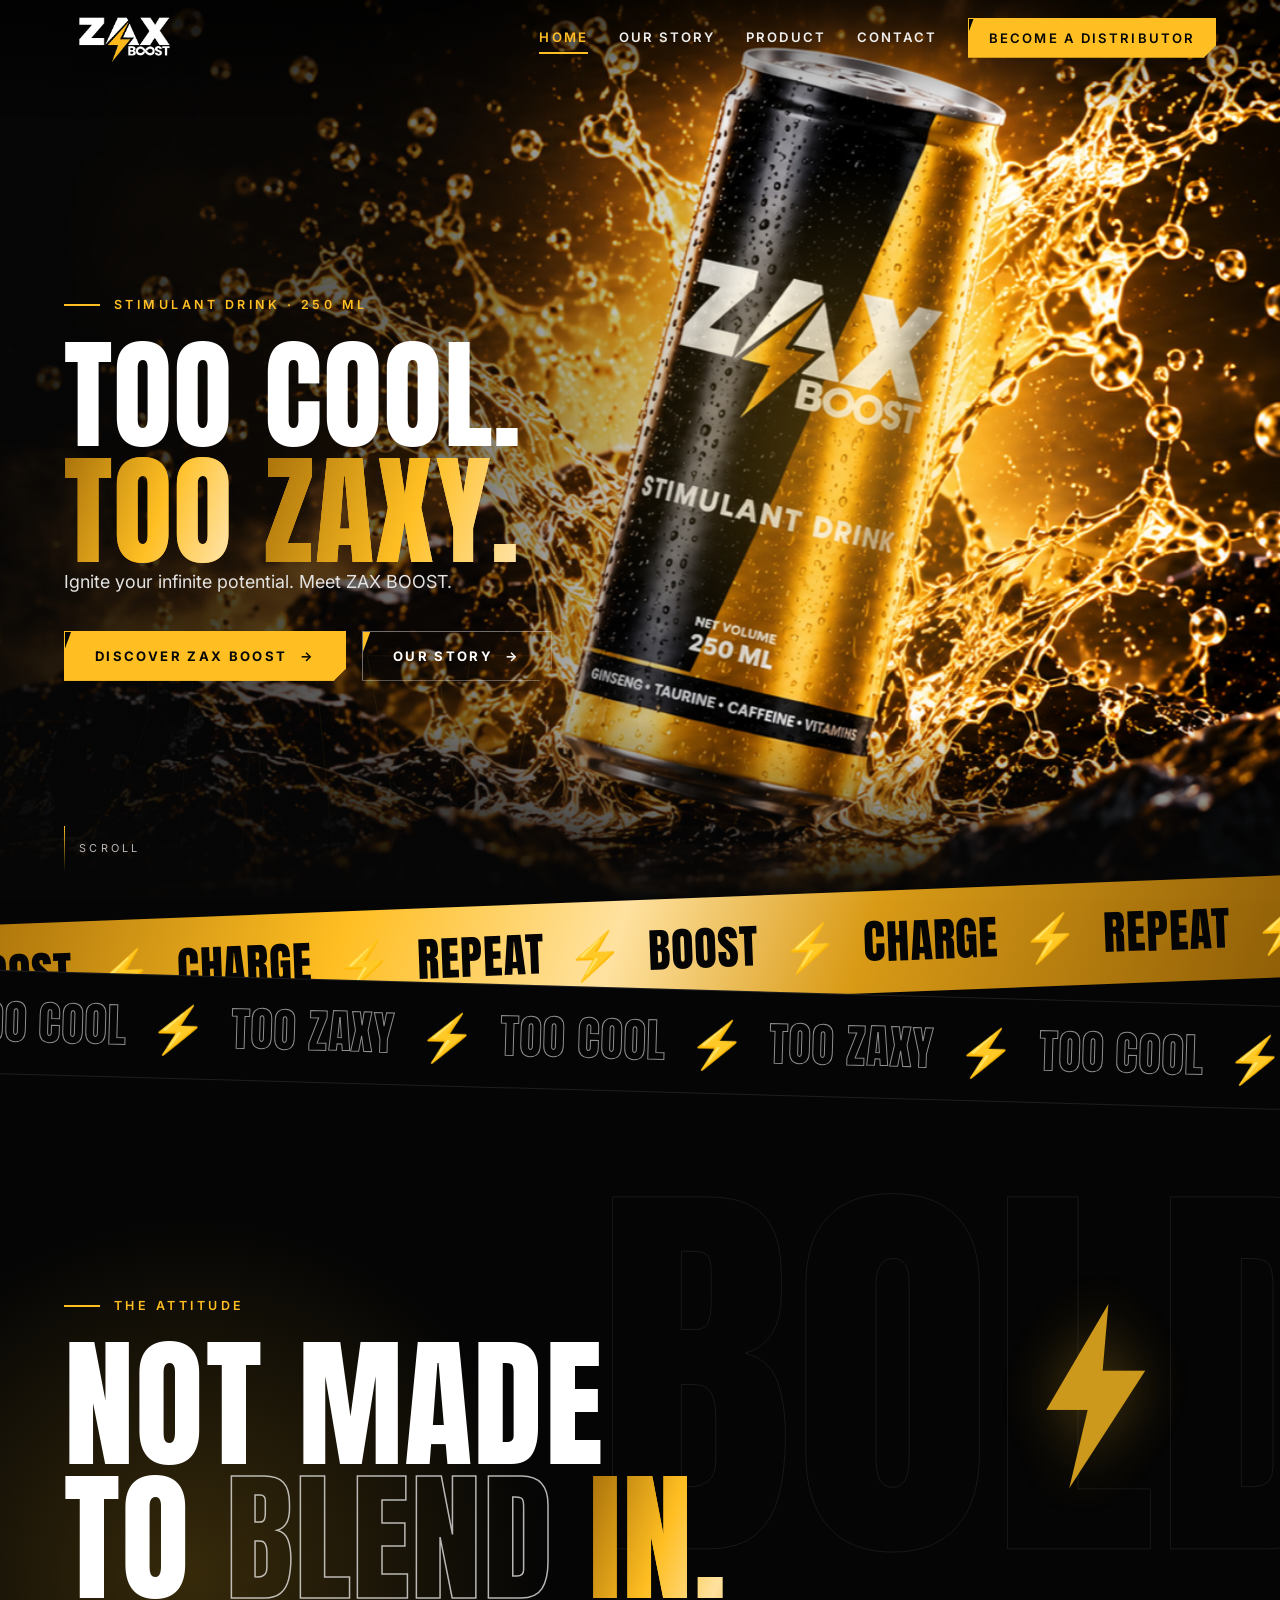
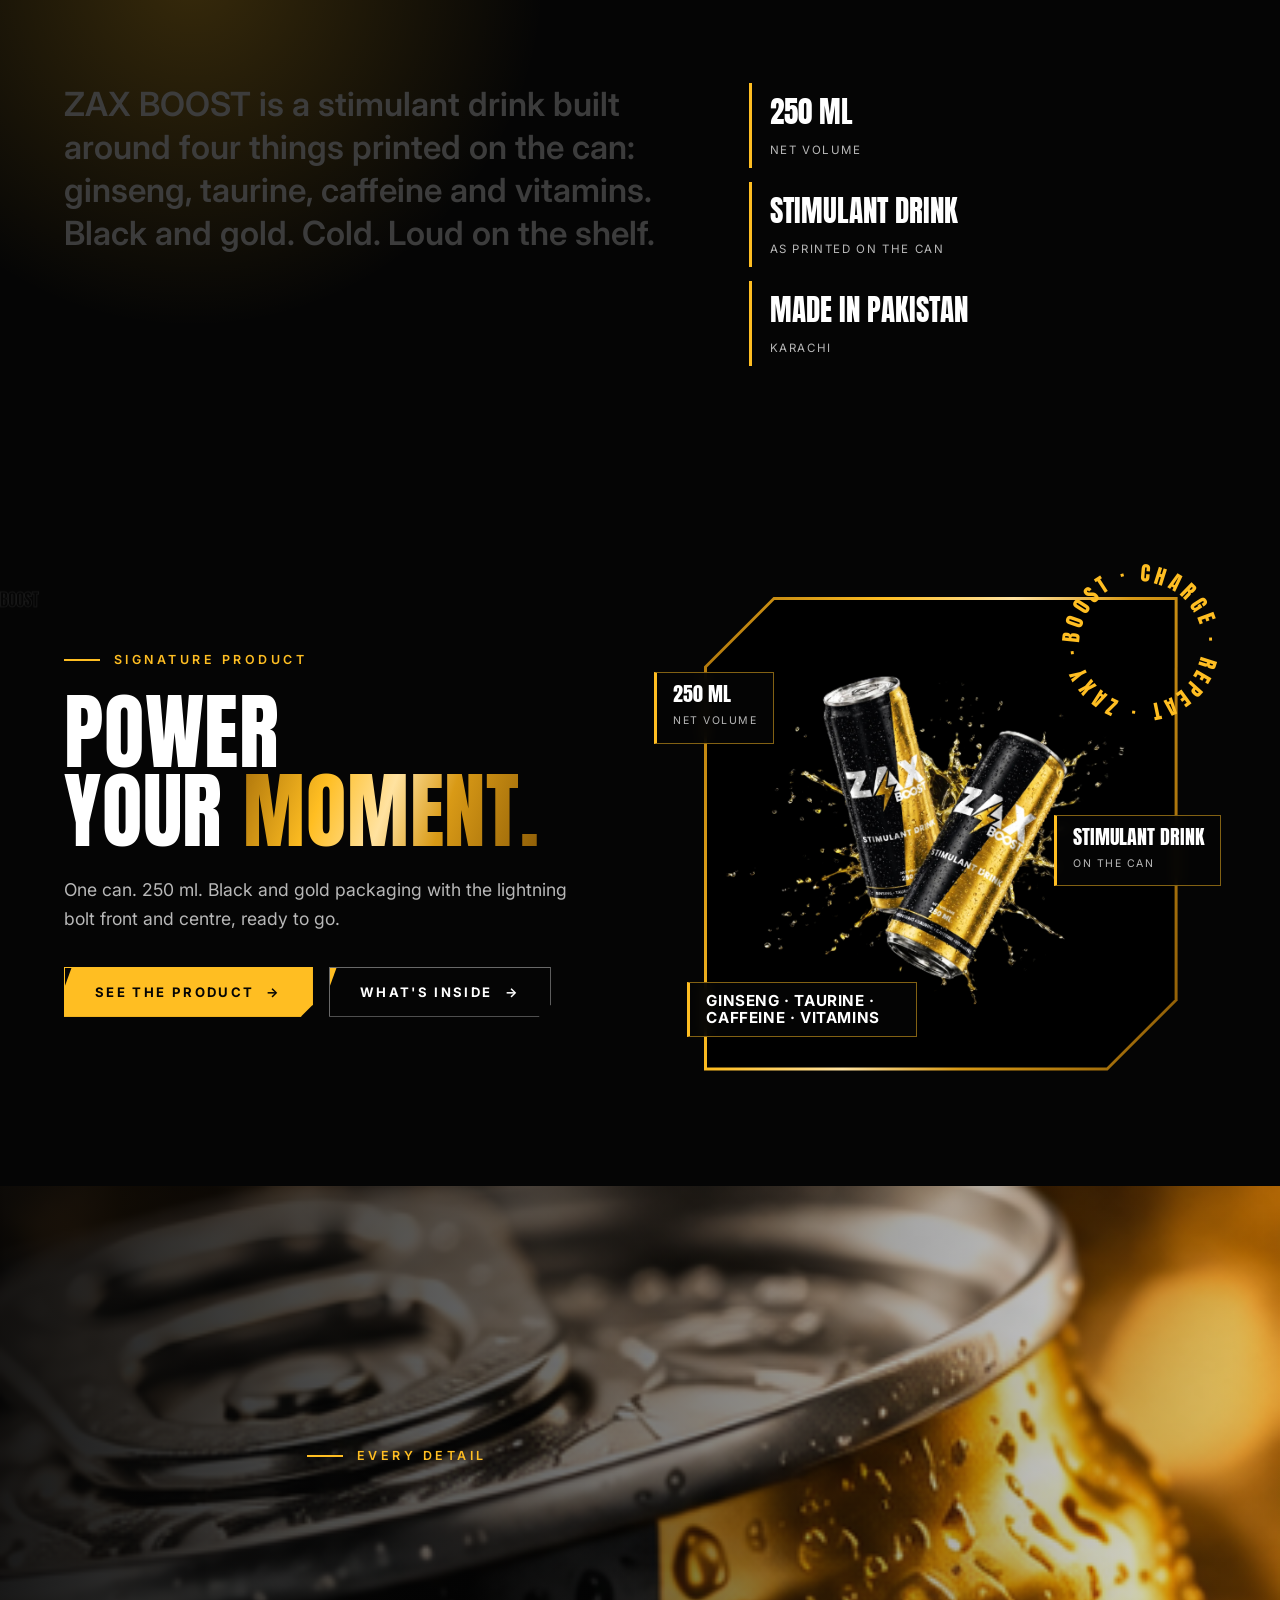
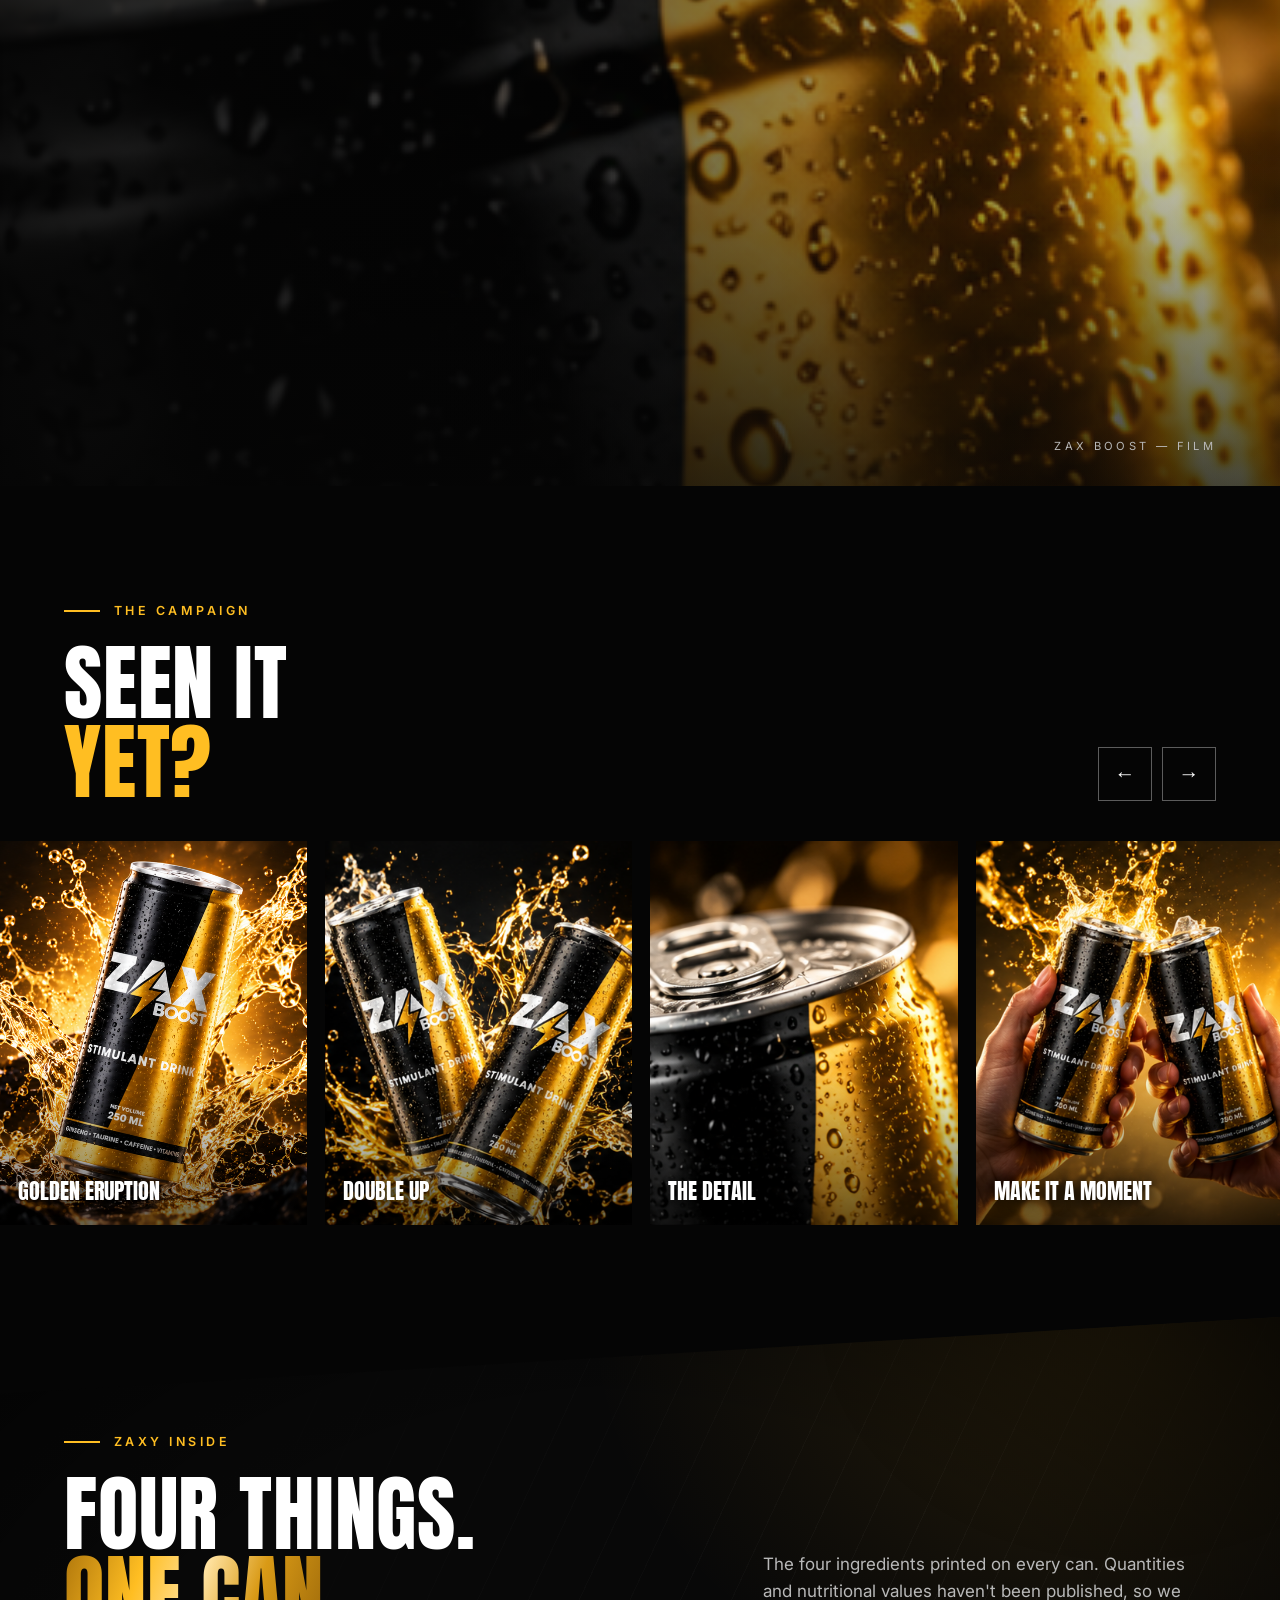
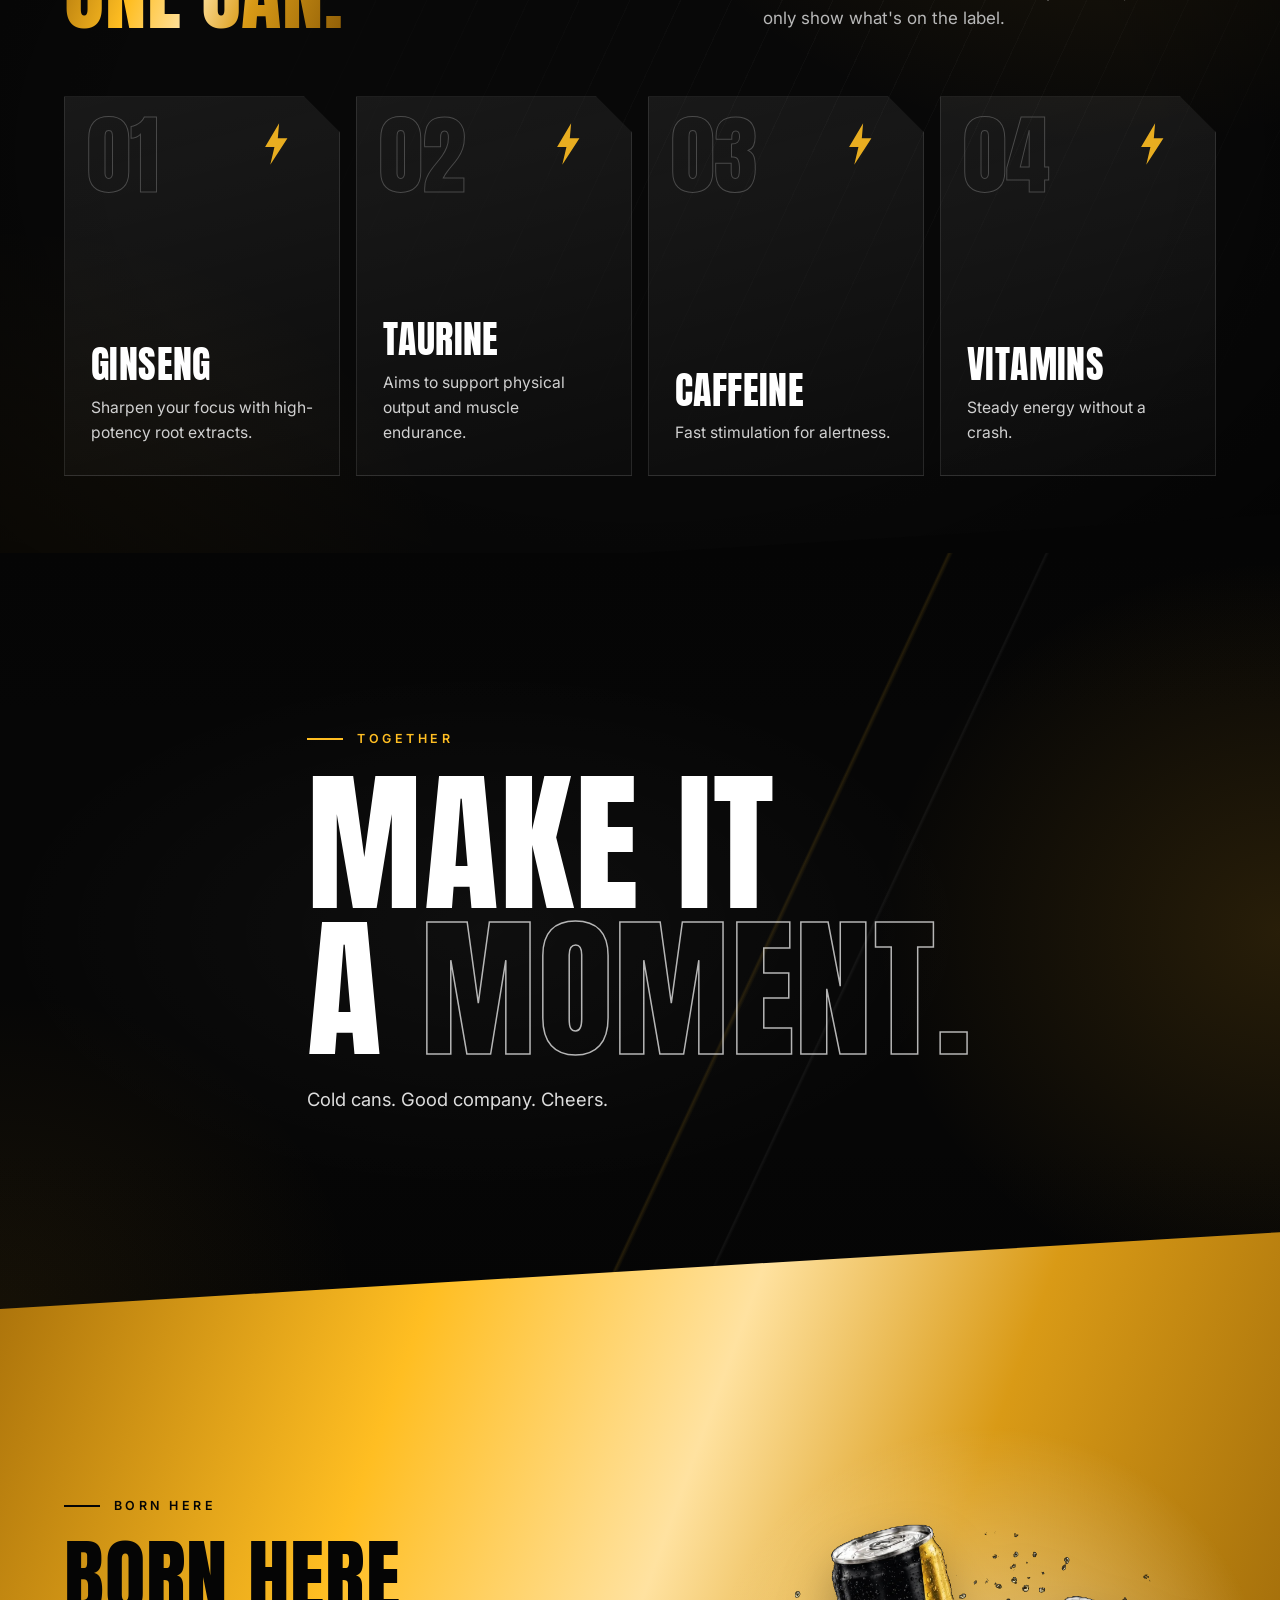
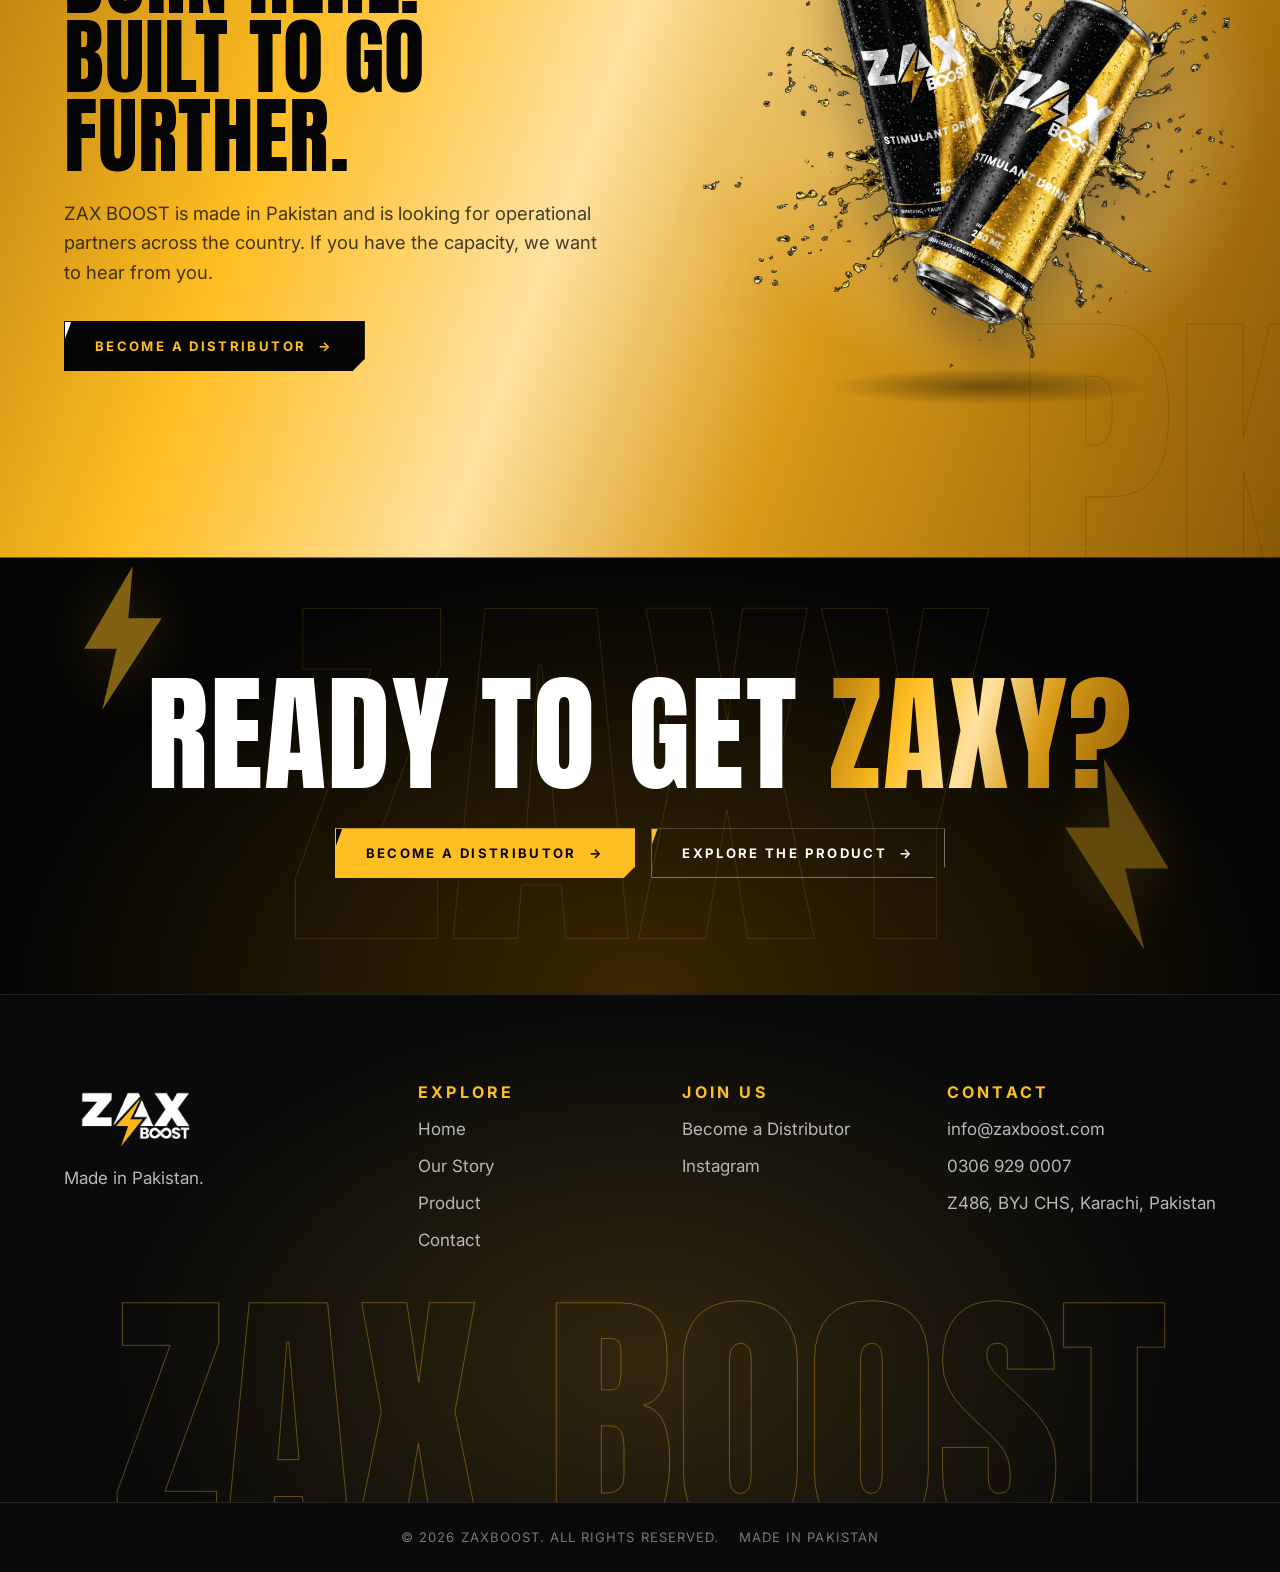
<file: index.html>
<!doctype html>
<html lang="en">
<head>
<meta charset="utf-8">
<meta name="viewport" content="width=device-width,initial-scale=1">
<title>ZAX BOOST | Ignite Your Infinite Potential</title>
<meta name="description" content="ZAX BOOST stimulant drink — ginseng, taurine, caffeine and vitamins. Too cool. Too Zaxy. Made in Pakistan.">
<meta property="og:title" content="ZAX BOOST | Ignite Your Infinite Potential"><meta property="og:description" content="ZAX BOOST stimulant drink — ginseng, taurine, caffeine and vitamins. Too cool. Too Zaxy. Made in Pakistan."><meta property="og:type" content="website">
<meta property="og:image" content="assets/images/hero-splash-1.png">
<meta name="theme-color" content="#050505">
<link rel="icon" href="assets/images/logo.png">
<link rel="preload" as="image" href="assets/images/hero-splash-1.png" fetchpriority="high">
<link rel="preconnect" href="https://fonts.googleapis.com"><link rel="preconnect" href="https://fonts.gstatic.com" crossorigin>
<link href="https://fonts.googleapis.com/css2?family=Anton&family=Inter:wght@400;600;700&display=swap" rel="stylesheet">
<link rel="stylesheet" href="assets/css/style.css">
</head>
<body>
<a class="skip" href="#main">Skip to content</a>
<header class="site-header">
  <div class="wrap">
    <a class="logo" href="./" aria-label="ZAX BOOST home"><img src="assets/images/logo.png" alt="ZAX BOOST" width="755" height="331"></a>
    <button class="menu-btn" aria-expanded="false" aria-controls="nav" aria-label="Open menu"><span></span></button>
    <nav class="nav" id="nav" aria-label="Main">
      <a href="./" aria-current="page">Home</a>
      <a href="about/">Our Story</a>
      <a href="product/">Product</a>
      <a href="contact/">Contact</a>
      <a class="btn" href="distributor/">Become a Distributor</a>
    </nav>
  </div>
</header>
<main id="main">

<section class="hero" id="top">
  <div class="hero-still"><img src="assets/images/hero-splash-1.png" alt="A ZAX BOOST can erupting from golden liquid and black rock" fetchpriority="high" width="2057" height="765"></div>
  <div class="hero-video-wrap" aria-hidden="true"><video class="hero-video" data-hero autoplay muted loop playsinline preload="auto" poster="assets/images/hero-splash-1.png" tabindex="-1"><source src="assets/videos/video-a.mp4" type="video/mp4"></video></div>
  <div class="hero-glow" aria-hidden="true"></div>
  <div class="hero-word" aria-hidden="true" data-speed=".1">ZAX</div>
  <canvas id="sparks" aria-hidden="true"></canvas>
  <div class="wrap"><div class="hero-copy">
    <div class="eyebrow">Stimulant Drink · 250 ml</div>
    <h1 data-split data-now>Too cool.<br><em class="shine" style="font-style:normal">Too Zaxy.</em></h1>
    <p class="lead">Ignite your infinite potential. Meet ZAX BOOST.</p>
    <div class="btn-row"><a class="btn" href="product/">Discover ZAX BOOST</a><a class="btn ghost" href="about/">Our Story</a></div>
  </div></div>
  <div class="scroll-cue"><i></i>Scroll</div>
</section>
<div class="ribbons" aria-hidden="true">
  <div class="ribbon a"><div class="ribbon-track"><span>Boost</span><span>⚡</span><span>Charge</span><span>⚡</span><span>Repeat</span><span>⚡</span><span>Boost</span><span>⚡</span><span>Charge</span><span>⚡</span><span>Repeat</span><span>⚡</span><span>Boost</span><span>⚡</span><span>Charge</span><span>⚡</span><span>Repeat</span><span>⚡</span><span>Boost</span><span>⚡</span><span>Charge</span><span>⚡</span><span>Repeat</span><span>⚡</span><span>Boost</span><span>⚡</span><span>Charge</span><span>⚡</span><span>Repeat</span><span>⚡</span><span>Boost</span><span>⚡</span><span>Charge</span><span>⚡</span><span>Repeat</span><span>⚡</span><span>Boost</span><span>⚡</span><span>Charge</span><span>⚡</span><span>Repeat</span><span>⚡</span><span>Boost</span><span>⚡</span><span>Charge</span><span>⚡</span><span>Repeat</span><span>⚡</span></div></div>
  <div class="ribbon b"><div class="ribbon-track"><span>Too cool</span><span class="fill">⚡</span><span>Too Zaxy</span><span class="fill">⚡</span><span>Too cool</span><span class="fill">⚡</span><span>Too Zaxy</span><span class="fill">⚡</span><span>Too cool</span><span class="fill">⚡</span><span>Too Zaxy</span><span class="fill">⚡</span><span>Too cool</span><span class="fill">⚡</span><span>Too Zaxy</span><span class="fill">⚡</span><span>Too cool</span><span class="fill">⚡</span><span>Too Zaxy</span><span class="fill">⚡</span><span>Too cool</span><span class="fill">⚡</span><span>Too Zaxy</span><span class="fill">⚡</span><span>Too cool</span><span class="fill">⚡</span><span>Too Zaxy</span><span class="fill">⚡</span><span>Too cool</span><span class="fill">⚡</span><span>Too Zaxy</span><span class="fill">⚡</span></div></div>
</div>

<section class="section manifesto">
  <div class="bg-word" aria-hidden="true" style="right:-6vw;top:12%;font-size:clamp(12rem,32vw,30rem)" data-speed=".08">BOLD</div>
  <div class="glow" style="left:-15%;top:10%" aria-hidden="true"></div>
  <svg class="bolt" viewBox="0 0 100 160" style="right:10%;top:22%;width:clamp(60px,9vw,130px);opacity:.8" data-speed="-.1" aria-hidden="true"><path d="M62 0 8 92h36L28 160 94 58H57z"/></svg>
  <div class="wrap">
    <div class="eyebrow">The attitude</div>
    <h2 data-split>Not made<br>to <span class="outline">blend</span> <em class="shine" style="font-style:normal">in.</em></h2>
    <div class="cols">
      <p class="big" data-fill>ZAX BOOST is a stimulant drink built around four things printed on the can: ginseng, taurine, caffeine and vitamins. Black and gold. Cold. Loud on the shelf.</p>
      <ul class="chips reveal rv-right">
        <li><b>250 ml</b><small>Net volume</small></li>
        <li><b>Stimulant drink</b><small>As printed on the can</small></li>
        <li><b>Made in Pakistan</b><small>Karachi</small></li>
      </ul>
    </div>
  </div>
</section>

<section class="section showcase cut-both">
  <div class="bg-word" aria-hidden="true" data-speed=".07">BOOST</div>
  <div class="wrap showcase-grid">
    <div>
      <div class="eyebrow">Signature product</div>
      <h2 data-split>Power<br>your <span class="metal">moment.</span></h2>
      <p class="reveal d1" style="margin-top:26px;max-width:30em;font-size:1.1rem">One can. 250 ml. Black and gold packaging with the lightning bolt front and centre, ready to go.</p>
      <div class="btn-row reveal d2"><a class="btn" href="product/">See the product</a><a class="btn ghost" href="#ingredients">What's inside</a></div>
    </div>
    <div class="sc-visual reveal rv-scale" data-tilt>
  <div class="sc-border"><div class="sc-frame"><img src="assets/images/can-renders.jpg" alt="Two ZAX BOOST cans bursting through golden liquid on black" width="1080" height="1080" loading="lazy"><span class="sc-sweep" aria-hidden="true"></span></div></div>
  <div class="sc-tag t1"><b>250 ml</b><small>Net volume</small></div>
  <div class="sc-tag t2"><b>Stimulant drink</b><small>On the can</small></div>
  <div class="sc-tag t3"><b>Ginseng · Taurine · Caffeine · Vitamins</b></div>
  <svg class="ring-text" viewBox="0 0 120 120" aria-hidden="true"><defs><path id="rp" d="M60 60m-46 0a46 46 0 1 1 92 0a46 46 0 1 1-92 0"/></defs><text><textPath href="#rp" textLength="286" lengthAdjust="spacing">Boost · Charge · Repeat · Zaxy ·</textPath></text></svg>
</div>
  </div>
</section>

<section class="cine">
  <video class="bgvid" muted loop playsinline preload="none" poster="assets/images/macro-can-detail.png" data-src="assets/videos/video-b.mp4" aria-hidden="true" tabindex="-1"></video>
  <div class="wrap"><div style="max-width:760px"><div class="eyebrow">Every detail</div>
    <h2 data-split>Every detail.<br><span class="shine">Every drop.</span></h2>
    <p class="reveal d2" style="margin-top:20px;max-width:28em;font-size:1.1rem;color:#ddd">Brushed metal, cold condensation, a lightning bolt you can't miss.</p></div></div>
  <span class="tag">ZAX BOOST — film</span>
</section>

<section class="section" style="padding-bottom:clamp(60px,8vw,110px)">
  <div class="wrap rail-head">
    <div><div class="eyebrow">The campaign</div><h2 data-split>Seen it<br><span class="gold">yet?</span></h2></div>
    <div class="rail-ctrl"><button type="button" data-rail="prev" aria-label="Previous images">←</button><button type="button" data-rail="next" aria-label="Next images">→</button></div>
  </div>
  <div class="rail-wrap"><div class="rail" tabindex="0" aria-label="Campaign gallery, scroll horizontally"><figure class="rail-item" style="--op:78% 50%"><img src="assets/images/hero-splash-1.png" alt="ZAX BOOST can erupting from golden liquid and black rock" loading="lazy" draggable="false"><figcaption>Golden eruption</figcaption></figure><figure class="rail-item"><img src="assets/images/double-can-splash.png" alt="Two ZAX BOOST cans in a liquid splash" loading="lazy" draggable="false"><figcaption>Double up</figcaption></figure><figure class="rail-item"><img src="assets/images/macro-can-detail.png" alt="Close-up of a cold ZAX BOOST can lid" loading="lazy" draggable="false"><figcaption>The detail</figcaption></figure><figure class="rail-item"><img src="assets/images/hands-toasting.png" alt="Two hands toasting ZAX BOOST cans" loading="lazy" draggable="false"><figcaption>Make it a moment</figcaption></figure><figure class="rail-item"><img src="assets/images/product-pedestal.png" alt="ZAX BOOST can on a black stone pedestal" loading="lazy" draggable="false"><figcaption>On the rocks</figcaption></figure><figure class="rail-item"><img src="assets/images/ice-splash-action.png" alt="ZAX BOOST can mid-splash with ice cubes" loading="lazy" draggable="false"><figcaption>Ice cold</figcaption></figure><figure class="rail-item"><img src="assets/images/product-on-ice.png" alt="ZAX BOOST can on ice with golden splash" loading="lazy" draggable="false"><figcaption>Chilled</figcaption></figure></div></div>
</section>

<section class="section ingredients cut-both" id="ingredients" style="margin-block:calc(var(--cut) * -.5)">
  <div class="wrap">
    <div class="ingr-head">
      <div><div class="eyebrow">Zaxy inside</div><h2 data-split>Four things.<br><span class="metal">One can.</span></h2></div>
      <p class="reveal d1">The four ingredients printed on every can. Quantities and nutritional values haven't been published, so we only show what's on the label.</p>
    </div>
    <div class="ingr-grid"><article class="ingr-card reveal d0"><span class="num" aria-hidden="true">01</span><svg class="ib" viewBox="0 0 100 160" aria-hidden="true"><path d="M62 0 8 92h36L28 160 94 58H57z"/></svg><h3>Ginseng</h3><p>Sharpen your focus with high-potency root extracts.</p></article><article class="ingr-card reveal d1"><span class="num" aria-hidden="true">02</span><svg class="ib" viewBox="0 0 100 160" aria-hidden="true"><path d="M62 0 8 92h36L28 160 94 58H57z"/></svg><h3>Taurine</h3><p>Aims to support physical output and muscle endurance.</p></article><article class="ingr-card reveal d2"><span class="num" aria-hidden="true">03</span><svg class="ib" viewBox="0 0 100 160" aria-hidden="true"><path d="M62 0 8 92h36L28 160 94 58H57z"/></svg><h3>Caffeine</h3><p>Fast stimulation for alertness.</p></article><article class="ingr-card reveal d3"><span class="num" aria-hidden="true">04</span><svg class="ib" viewBox="0 0 100 160" aria-hidden="true"><path d="M62 0 8 92h36L28 160 94 58H57z"/></svg><h3>Vitamins</h3><p>Steady energy without a crash.</p></article></div>
  </div>
</section>

<section class="moment">
  <div class="moment-bg" aria-hidden="true"><i class="mb-edge"></i><i class="mb-core"></i><i class="mb-line"></i></div>
  <div class="wrap">
    <div class="eyebrow">Together</div>
    <h2 data-split>Make it<br>a <span class="outline">moment.</span></h2>
    <p class="reveal d2" style="max-width:26em;font-size:1.15rem;color:#ddd;margin-top:22px">Cold cans. Good company. Cheers.</p>
  </div>
</section>

<section class="section panel-gold cut-top" style="margin-top:calc(var(--cut) * -1);padding-top:calc(var(--cut) + clamp(60px,9vw,130px))">
  <div class="bg-word" aria-hidden="true" data-speed=".05">PK</div>
  <div class="wrap split">
    <div>
      <div class="eyebrow">Born here</div>
      <h2 data-split>Born here.<br>Built to go further.</h2>
      <p class="reveal d1" style="margin-top:24px;max-width:32em;font-size:1.15rem">ZAX BOOST is made in Pakistan and is looking for operational partners across the country. If you have the capacity, we want to hear from you.</p>
      <div class="btn-row reveal d2"><a class="btn dark" href="distributor/">Become a Distributor</a></div>
    </div>
    <div class="can-float"><div class="can-shade" aria-hidden="true"></div><img class="can-img" src="assets/images/can-cutout.png" alt="ZAX BOOST stimulant drink cans, black and gold" width="1080" height="1080" loading="lazy"></div>
  </div>
</section>

<section class="section cta-band"><div class="bg-word" aria-hidden="true" data-speed=".05">ZAXY</div><svg class="bolt" viewBox="0 0 100 160" style="left:6%;top:12%;width:90px;opacity:.5" data-speed=".1" aria-hidden="true"><path d="M62 0 8 92h36L28 160 94 58H57z"/></svg><svg class="bolt" viewBox="0 0 100 160" style="right:8%;bottom:10%;width:120px;opacity:.35;transform:scaleX(-1)" data-speed="-.06" aria-hidden="true"><path d="M62 0 8 92h36L28 160 94 58H57z"/></svg>
<div class="wrap"><h2 data-split>Ready to get <span class="metal">Zaxy?</span></h2><div class="btn-row reveal d1"><a class="btn" href="distributor/">Become a Distributor</a><a class="btn ghost" href="product/">Explore the Product</a></div></div></section>
</main>
<footer class="site-footer">
  <div class="wrap">
    <div class="foot-grid">
      <div><img src="assets/images/logo.png" alt="ZAX BOOST" width="755" height="331" loading="lazy"><p>Made in Pakistan.</p></div>
      <div><h3>Explore</h3><ul><li><a href="./">Home</a></li><li><a href="about/">Our Story</a></li><li><a href="product/">Product</a></li><li><a href="contact/">Contact</a></li></ul></div>
      <div><h3>Join Us</h3><ul><li><a href="distributor/">Become a Distributor</a></li><li><a href="https://www.instagram.com/zaxboost/" target="_blank" rel="noopener">Instagram</a></li></ul></div>
      <div><h3>Contact</h3><ul><li><a href="mailto:info@zaxboost.com">info@zaxboost.com</a></li><li><a href="tel:03069290007">0306 929 0007</a></li><li>Z486, BYJ CHS, Karachi, Pakistan</li></ul></div>
    </div>
    <div class="foot-mark" aria-hidden="true" data-speed="-.03">ZAX BOOST</div>
  </div>
  <div class="foot-bottom"><div class="wrap" style="display:flex;justify-content:space-between;gap:20px;flex-wrap:wrap"><span>© 2026 ZAXBOOST. All rights reserved.</span><span>Made in Pakistan</span></div></div>
</footer>
<script src="assets/js/main.js" defer></script>
</body>
</html>
</file>
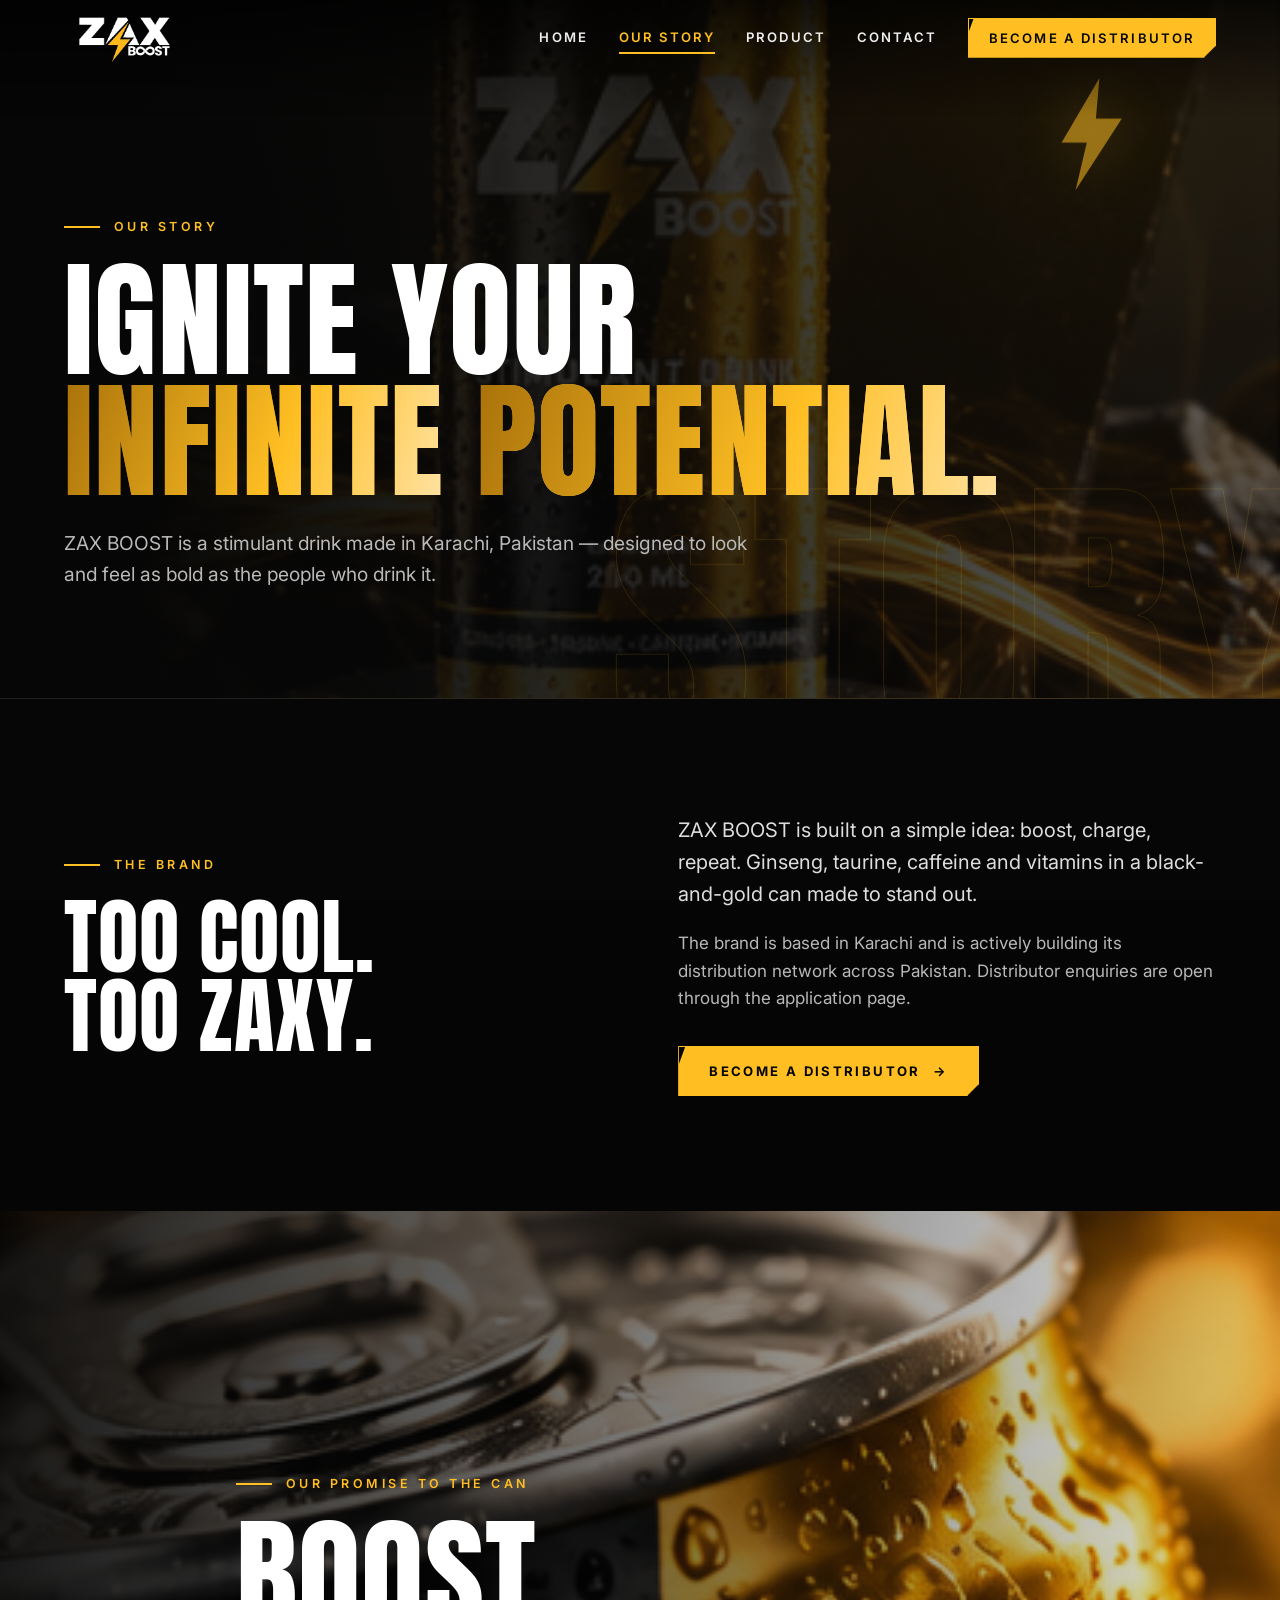
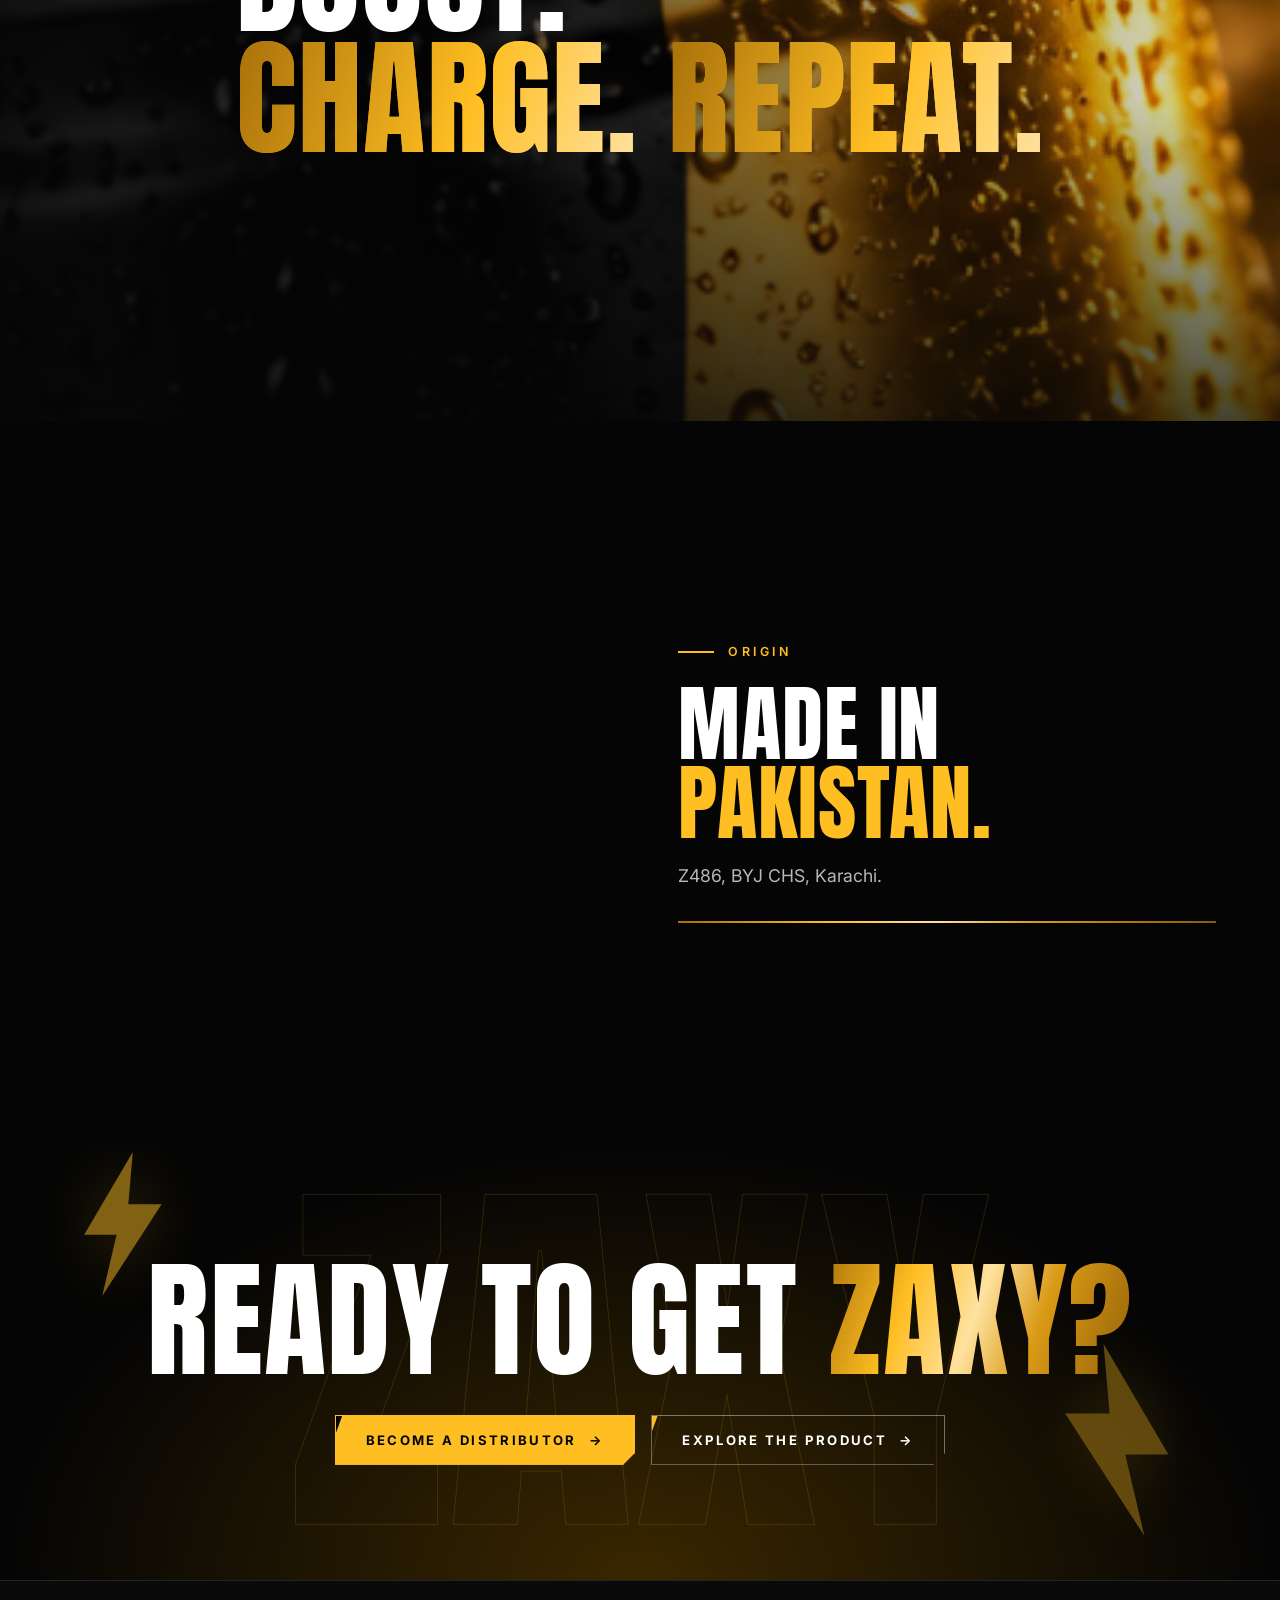
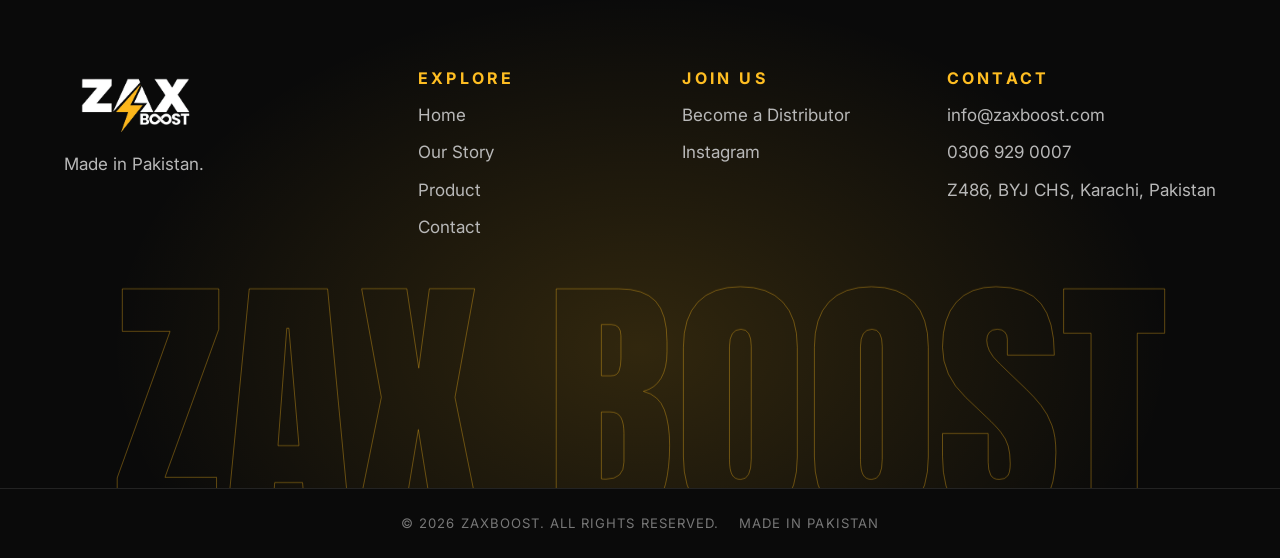
<file: about/index.html>
<!doctype html>
<html lang="en">
<head>
<meta charset="utf-8">
<meta name="viewport" content="width=device-width,initial-scale=1">
<title>Our Story | ZAX BOOST</title>
<meta name="description" content="The story behind ZAX BOOST — a black-and-gold stimulant drink made in Pakistan.">
<meta property="og:title" content="Our Story | ZAX BOOST"><meta property="og:description" content="The story behind ZAX BOOST — a black-and-gold stimulant drink made in Pakistan."><meta property="og:type" content="website">
<meta property="og:image" content="../assets/images/splash-ad-2.png">
<meta name="theme-color" content="#050505">
<link rel="icon" href="../assets/images/logo.png">

<link rel="preconnect" href="https://fonts.googleapis.com"><link rel="preconnect" href="https://fonts.gstatic.com" crossorigin>
<link href="https://fonts.googleapis.com/css2?family=Anton&family=Inter:wght@400;600;700&display=swap" rel="stylesheet">
<link rel="stylesheet" href="../assets/css/style.css">
</head>
<body>
<a class="skip" href="#main">Skip to content</a>
<header class="site-header">
  <div class="wrap">
    <a class="logo" href="../" aria-label="ZAX BOOST home"><img src="../assets/images/logo.png" alt="ZAX BOOST" width="755" height="331"></a>
    <button class="menu-btn" aria-expanded="false" aria-controls="nav" aria-label="Open menu"><span></span></button>
    <nav class="nav" id="nav" aria-label="Main">
      <a href="../">Home</a>
      <a href="../about/" aria-current="page">Our Story</a>
      <a href="../product/">Product</a>
      <a href="../contact/">Contact</a>
      <a class="btn" href="../distributor/">Become a Distributor</a>
    </nav>
  </div>
</header>
<main id="main">

<section class="page-hero"><video class="bgvid" muted loop playsinline preload="none" poster="../assets/images/product-pedestal.png" data-src="../assets/videos/video-c.mp4" aria-hidden="true" tabindex="-1"></video><div class="bg-word" aria-hidden="true" data-speed=".06">STORY</div><svg class="bolt" viewBox="0 0 100 160" style="right:12%;top:16%;width:70px;opacity:.55" data-speed=".12" aria-hidden="true"><path d="M62 0 8 92h36L28 160 94 58H57z"/></svg>
<div class="wrap"><div class="eyebrow">Our Story</div><h1 data-split data-now>Ignite your<br><span class="shine" style="font-style:normal">infinite potential.</span></h1><p class="lead reveal d2">ZAX BOOST is a stimulant drink made in Karachi, Pakistan — designed to look and feel as bold as the people who drink it.</p></div></section>
<section class="section"><div class="wrap split">
  <div><div class="eyebrow">The brand</div><h2 data-split>Too cool.<br>Too Zaxy.</h2></div>
  <div><p class="reveal" style="font-size:1.25rem;color:#ddd">ZAX BOOST is built on a simple idea: boost, charge, repeat. Ginseng, taurine, caffeine and vitamins in a black-and-gold can made to stand out.</p>
  <p class="reveal d1">The brand is based in Karachi and is actively building its distribution network across Pakistan. Distributor enquiries are open through the application page.</p>
  <div class="btn-row reveal d2"><a class="btn" href="../distributor/">Become a Distributor</a></div></div>
</div></section>
<section class="cine" style="min-height:90vh"><video class="bgvid" muted loop playsinline preload="none" poster="../assets/images/macro-can-detail.png" data-src="../assets/videos/video-b.mp4" aria-hidden="true" tabindex="-1"></video><div class="wrap"><div class="eyebrow">Our promise to the can</div><h2 data-split>Boost.<br><span class="shine">Charge. Repeat.</span></h2></div></section>
<section class="section"><div class="wrap split">
  <div class="frame clip clip-x" style="aspect-ratio:4/5;max-width:440px;margin-inline:auto"><img data-speed="-.04" style="--sc:1.12" src="../assets/images/hands-toasting.png" alt="Hands toasting two ZAX BOOST cans" loading="lazy"></div>
  <div><div class="eyebrow">Origin</div><h2 data-split>Made in<br><span class="gold">Pakistan.</span></h2><p class="reveal d1" style="margin-top:20px;font-size:1.1rem">Z486, BYJ CHS, Karachi.</p><div class="rule" style="margin-top:30px"></div></div>
</div></section>

<section class="section cta-band"><div class="bg-word" aria-hidden="true" data-speed=".05">ZAXY</div><svg class="bolt" viewBox="0 0 100 160" style="left:6%;top:12%;width:90px;opacity:.5" data-speed=".1" aria-hidden="true"><path d="M62 0 8 92h36L28 160 94 58H57z"/></svg><svg class="bolt" viewBox="0 0 100 160" style="right:8%;bottom:10%;width:120px;opacity:.35;transform:scaleX(-1)" data-speed="-.06" aria-hidden="true"><path d="M62 0 8 92h36L28 160 94 58H57z"/></svg>
<div class="wrap"><h2 data-split>Ready to get <span class="metal">Zaxy?</span></h2><div class="btn-row reveal d1"><a class="btn" href="../distributor/">Become a Distributor</a><a class="btn ghost" href="../product/">Explore the Product</a></div></div></section>
</main>
<footer class="site-footer">
  <div class="wrap">
    <div class="foot-grid">
      <div><img src="../assets/images/logo.png" alt="ZAX BOOST" width="755" height="331" loading="lazy"><p>Made in Pakistan.</p></div>
      <div><h3>Explore</h3><ul><li><a href="../">Home</a></li><li><a href="../about/">Our Story</a></li><li><a href="../product/">Product</a></li><li><a href="../contact/">Contact</a></li></ul></div>
      <div><h3>Join Us</h3><ul><li><a href="../distributor/">Become a Distributor</a></li><li><a href="https://www.instagram.com/zaxboost/" target="_blank" rel="noopener">Instagram</a></li></ul></div>
      <div><h3>Contact</h3><ul><li><a href="mailto:info@zaxboost.com">info@zaxboost.com</a></li><li><a href="tel:03069290007">0306 929 0007</a></li><li>Z486, BYJ CHS, Karachi, Pakistan</li></ul></div>
    </div>
    <div class="foot-mark" aria-hidden="true" data-speed="-.03">ZAX BOOST</div>
  </div>
  <div class="foot-bottom"><div class="wrap" style="display:flex;justify-content:space-between;gap:20px;flex-wrap:wrap"><span>© 2026 ZAXBOOST. All rights reserved.</span><span>Made in Pakistan</span></div></div>
</footer>
<script src="../assets/js/main.js" defer></script>
</body>
</html>
</file>
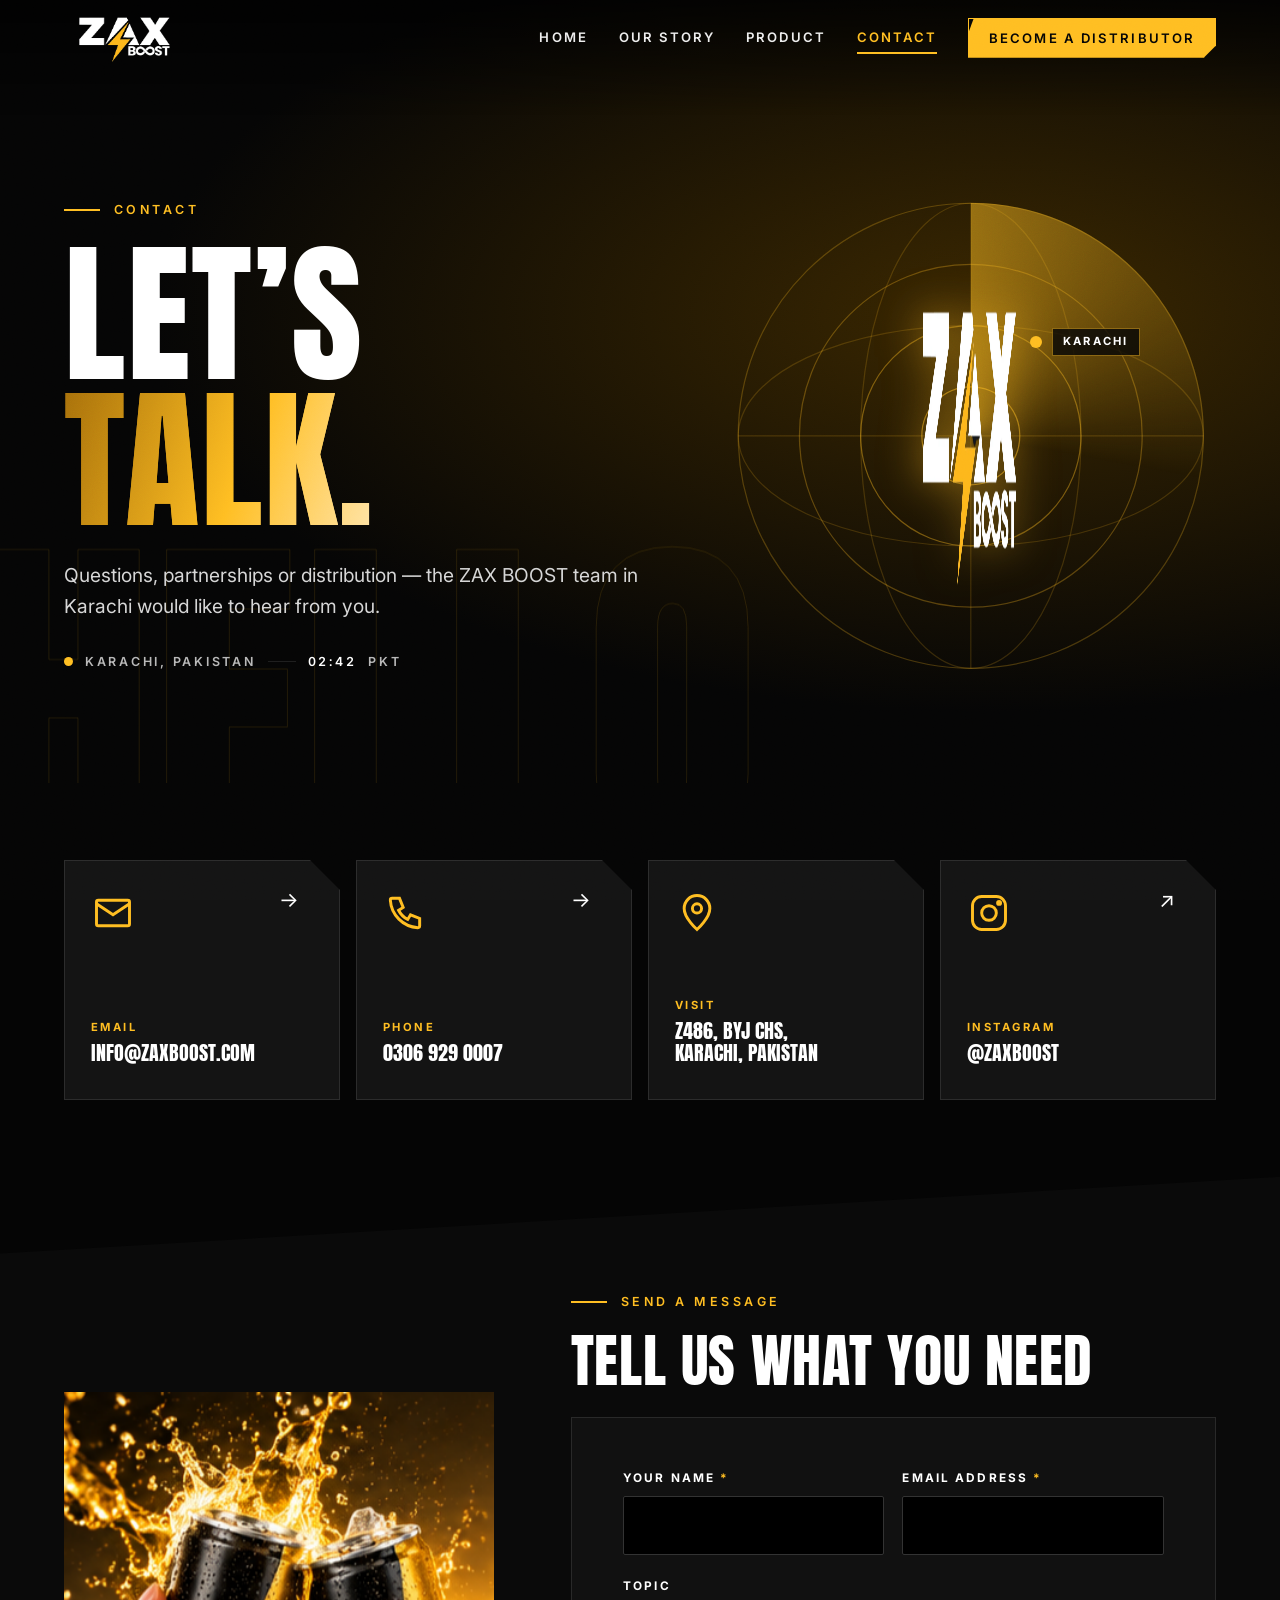
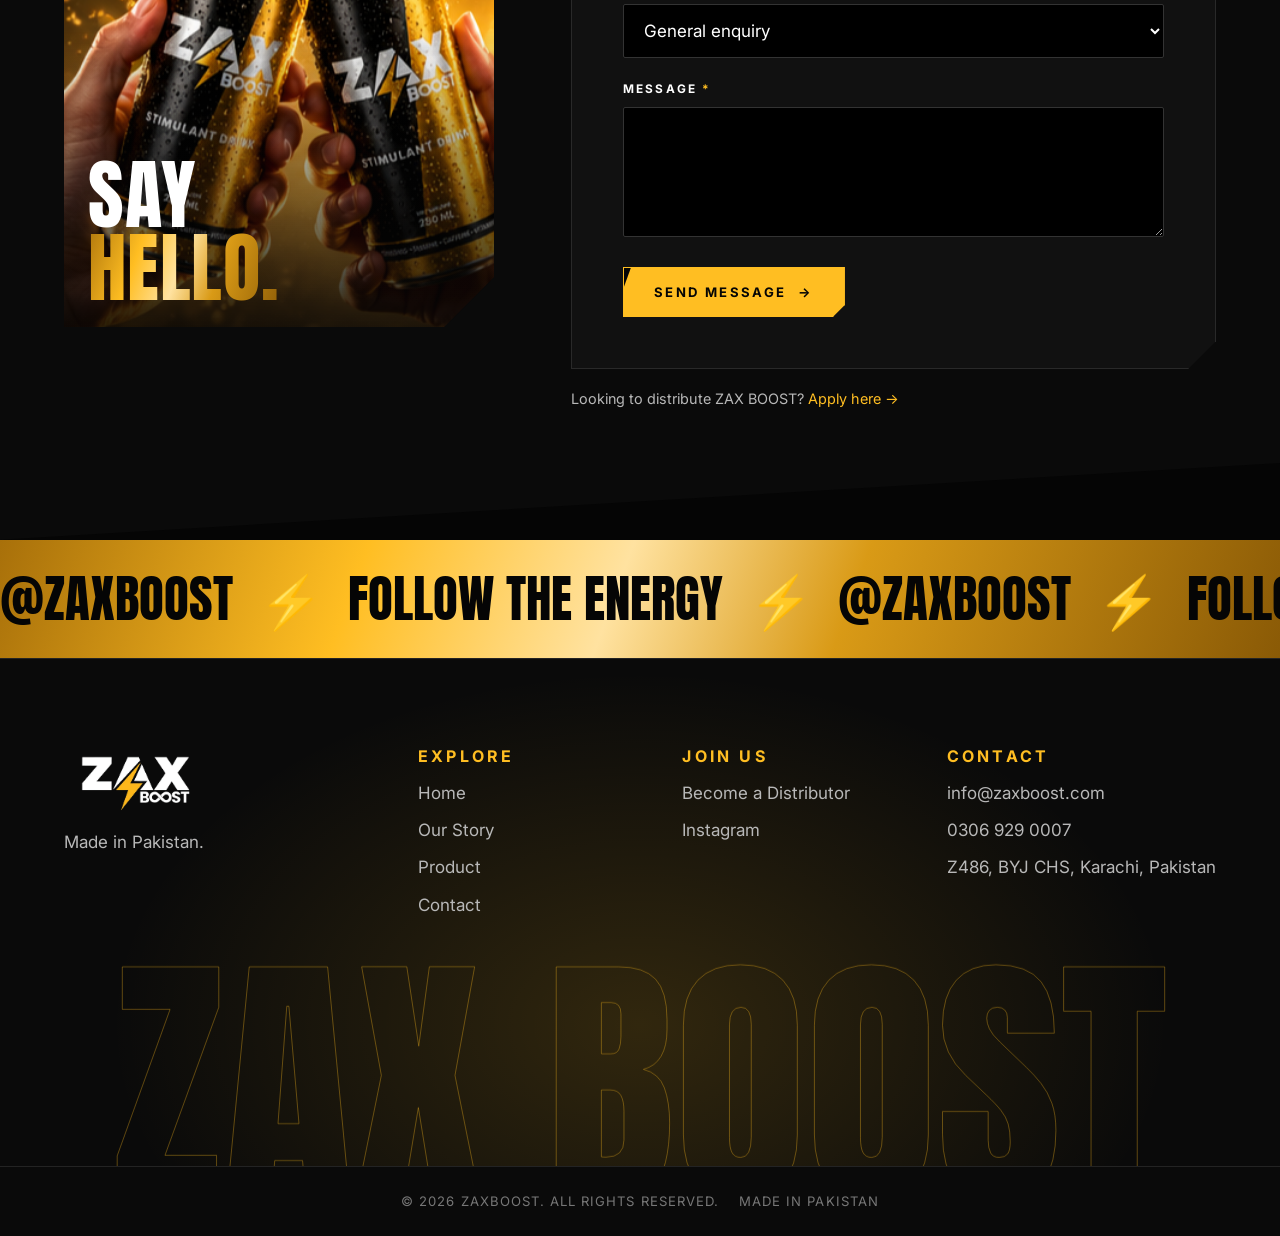
<file: contact/index.html>
<!doctype html>
<html lang="en">
<head>
<meta charset="utf-8">
<meta name="viewport" content="width=device-width,initial-scale=1">
<title>Contact | ZAX BOOST</title>
<meta name="description" content="Contact ZAX BOOST — email, phone and address in Karachi, Pakistan.">
<meta property="og:title" content="Contact | ZAX BOOST"><meta property="og:description" content="Contact ZAX BOOST — email, phone and address in Karachi, Pakistan."><meta property="og:type" content="website">
<meta property="og:image" content="../assets/images/hero-splash-1.png">
<meta name="theme-color" content="#050505">
<link rel="icon" href="../assets/images/logo.png">

<link rel="preconnect" href="https://fonts.googleapis.com"><link rel="preconnect" href="https://fonts.gstatic.com" crossorigin>
<link href="https://fonts.googleapis.com/css2?family=Anton&family=Inter:wght@400;600;700&display=swap" rel="stylesheet">
<link rel="stylesheet" href="../assets/css/style.css">
</head>
<body>
<a class="skip" href="#main">Skip to content</a>
<header class="site-header">
  <div class="wrap">
    <a class="logo" href="../" aria-label="ZAX BOOST home"><img src="../assets/images/logo.png" alt="ZAX BOOST" width="755" height="331"></a>
    <button class="menu-btn" aria-expanded="false" aria-controls="nav" aria-label="Open menu"><span></span></button>
    <nav class="nav" id="nav" aria-label="Main">
      <a href="../">Home</a>
      <a href="../about/">Our Story</a>
      <a href="../product/">Product</a>
      <a href="../contact/" aria-current="page">Contact</a>
      <a class="btn" href="../distributor/">Become a Distributor</a>
    </nav>
  </div>
</header>
<main id="main">

<section class="c-hero">
  <div class="bg-word" aria-hidden="true" data-speed=".06">HELLO</div>
  <div class="wrap c-hero-grid">
    <div>
      <div class="eyebrow">Contact</div>
      <h1 data-split data-now>Let’s<br><span class="shine" style="font-style:normal">talk.</span></h1>
      <p class="lead reveal d2">Questions, partnerships or distribution — the ZAX BOOST team in Karachi would like to hear from you.</p>
      <div class="c-meta reveal d3"><span class="live"></span><span>Karachi, Pakistan</span><span class="sep"></span><span data-clock="Asia/Karachi">--:--</span><span>PKT</span></div>
    </div>
    <div class="radar reveal rv-scale" aria-hidden="true">
      <svg viewBox="0 0 400 400"><g fill="none" stroke="currentColor"><circle cx="200" cy="200" r="190" opacity=".25"/><circle cx="200" cy="200" r="140" opacity=".3"/><circle cx="200" cy="200" r="90" opacity=".4"/><circle cx="200" cy="200" r="40" opacity=".5"/><path d="M200 10v380M10 200h380" opacity=".18"/><ellipse cx="200" cy="200" rx="90" ry="190" opacity=".18"/><ellipse cx="200" cy="200" rx="190" ry="90" opacity=".18"/></g></svg>
      <div class="sweep"></div>
      <div class="pin"><i></i><b>Karachi</b></div>
      <img src="../assets/images/logo.png" alt="" class="r-logo" width="755" height="331">
    </div>
  </div>
</section>

<section class="section c-cards-sec">
  <div class="wrap">
    <div class="c-cards">
      <a class="c-card reveal" href="mailto:info@zaxboost.com"><span class="ic"><svg viewBox="0 0 24 24" fill="none" stroke="currentColor" stroke-width="1.6" aria-hidden="true"><rect x="3" y="5" width="18" height="14" rx="1"/><path d="m3 7 9 6 9-6"/></svg></span><small>Email</small><b>info@zaxboost.com</b><i class="go">→</i></a>
      <a class="c-card reveal d1" href="tel:03069290007"><span class="ic"><svg viewBox="0 0 24 24" fill="none" stroke="currentColor" stroke-width="1.6" aria-hidden="true"><path d="M5 4h4l2 5-2.5 1.5a11 11 0 0 0 5 5L15 13l5 2v4a1 1 0 0 1-1 1A16 16 0 0 1 4 5a1 1 0 0 1 1-1z"/></svg></span><small>Phone</small><b>0306 929 0007</b><i class="go">→</i></a>
      <div class="c-card reveal d2"><span class="ic"><svg viewBox="0 0 24 24" fill="none" stroke="currentColor" stroke-width="1.6" aria-hidden="true"><path d="M12 21s7-6.2 7-11.5A7 7 0 0 0 5 9.5C5 14.8 12 21 12 21z"/><circle cx="12" cy="9.5" r="2.5"/></svg></span><small>Visit</small><b>Z486, BYJ CHS,<br>Karachi, Pakistan</b></div>
      <a class="c-card reveal d3" href="https://www.instagram.com/zaxboost/" target="_blank" rel="noopener"><span class="ic"><svg viewBox="0 0 24 24" fill="none" stroke="currentColor" stroke-width="1.6" aria-hidden="true"><rect x="3" y="3" width="18" height="18" rx="5"/><circle cx="12" cy="12" r="4"/><circle cx="17.5" cy="6.5" r=".8" fill="currentColor"/></svg></span><small>Instagram</small><b>@zaxboost</b><i class="go">↗</i></a>
    </div>
  </div>
</section>

<section class="section c-form-sec cut-both">
  <div class="wrap c-form-grid">
    <div class="c-side reveal rv-left">
      <img src="../assets/images/hands-toasting.png" alt="Hands toasting two ZAX BOOST cans" loading="lazy" width="394" height="518" data-speed="-.04">
      <div class="c-side-copy"><h2>Say<br><span class="metal">hello.</span></h2></div>
    </div>
    <div>
      <div class="eyebrow">Send a message</div>
      <h2 data-split style="font-size:clamp(2rem,4.5vw,3.6rem);margin-bottom:28px">Tell us what you need</h2>
      <form class="card" data-validate novalidate data-subject="ZAX BOOST enquiry">
        <div class="field-row">
          <div class="field"><label for="name">Your Name <span class="req" aria-hidden="true">*</span></label><input id="name" name="name" type="text" required autocomplete="name"><div class="err" role="alert"></div></div>
          <div class="field"><label for="email">Email Address <span class="req" aria-hidden="true">*</span></label><input id="email" name="email" type="email" required autocomplete="email"><div class="err" role="alert"></div></div>
        </div>
        <div class="field"><label for="topic">Topic</label><select id="topic" name="topic"><option>General enquiry</option><option>Distribution</option><option>Media / partnerships</option><option>Other</option></select><div class="err" role="alert"></div></div>
        <div class="field"><label for="message">Message <span class="req" aria-hidden="true">*</span></label><textarea id="message" name="message" required></textarea><div class="err" role="alert"></div></div>
        <button class="btn" type="submit">Send message</button>
        <div class="form-status" role="status" aria-live="polite"></div>
      </form>
      <p style="margin-top:18px;font-size:.9rem">Looking to distribute ZAX BOOST? <a class="gold" href="../distributor/">Apply here →</a></p>
    </div>
  </div>
</section>

<a class="ig-strip" href="https://www.instagram.com/zaxboost/" target="_blank" rel="noopener" aria-label="ZAX BOOST on Instagram">
  <div class="ribbon-track" aria-hidden="true"><span>@zaxboost</span><span class="fill">⚡</span><span>Follow the energy</span><span class="fill">⚡</span><span>@zaxboost</span><span class="fill">⚡</span><span>Follow the energy</span><span class="fill">⚡</span><span>@zaxboost</span><span class="fill">⚡</span><span>Follow the energy</span><span class="fill">⚡</span><span>@zaxboost</span><span class="fill">⚡</span><span>Follow the energy</span><span class="fill">⚡</span><span>@zaxboost</span><span class="fill">⚡</span><span>Follow the energy</span><span class="fill">⚡</span><span>@zaxboost</span><span class="fill">⚡</span><span>Follow the energy</span><span class="fill">⚡</span><span>@zaxboost</span><span class="fill">⚡</span><span>Follow the energy</span><span class="fill">⚡</span><span>@zaxboost</span><span class="fill">⚡</span><span>Follow the energy</span><span class="fill">⚡</span></div>
</a>
</main>
<footer class="site-footer">
  <div class="wrap">
    <div class="foot-grid">
      <div><img src="../assets/images/logo.png" alt="ZAX BOOST" width="755" height="331" loading="lazy"><p>Made in Pakistan.</p></div>
      <div><h3>Explore</h3><ul><li><a href="../">Home</a></li><li><a href="../about/">Our Story</a></li><li><a href="../product/">Product</a></li><li><a href="../contact/">Contact</a></li></ul></div>
      <div><h3>Join Us</h3><ul><li><a href="../distributor/">Become a Distributor</a></li><li><a href="https://www.instagram.com/zaxboost/" target="_blank" rel="noopener">Instagram</a></li></ul></div>
      <div><h3>Contact</h3><ul><li><a href="mailto:info@zaxboost.com">info@zaxboost.com</a></li><li><a href="tel:03069290007">0306 929 0007</a></li><li>Z486, BYJ CHS, Karachi, Pakistan</li></ul></div>
    </div>
    <div class="foot-mark" aria-hidden="true" data-speed="-.03">ZAX BOOST</div>
  </div>
  <div class="foot-bottom"><div class="wrap" style="display:flex;justify-content:space-between;gap:20px;flex-wrap:wrap"><span>© 2026 ZAXBOOST. All rights reserved.</span><span>Made in Pakistan</span></div></div>
</footer>
<script src="../assets/js/main.js" defer></script>
</body>
</html>
</file>
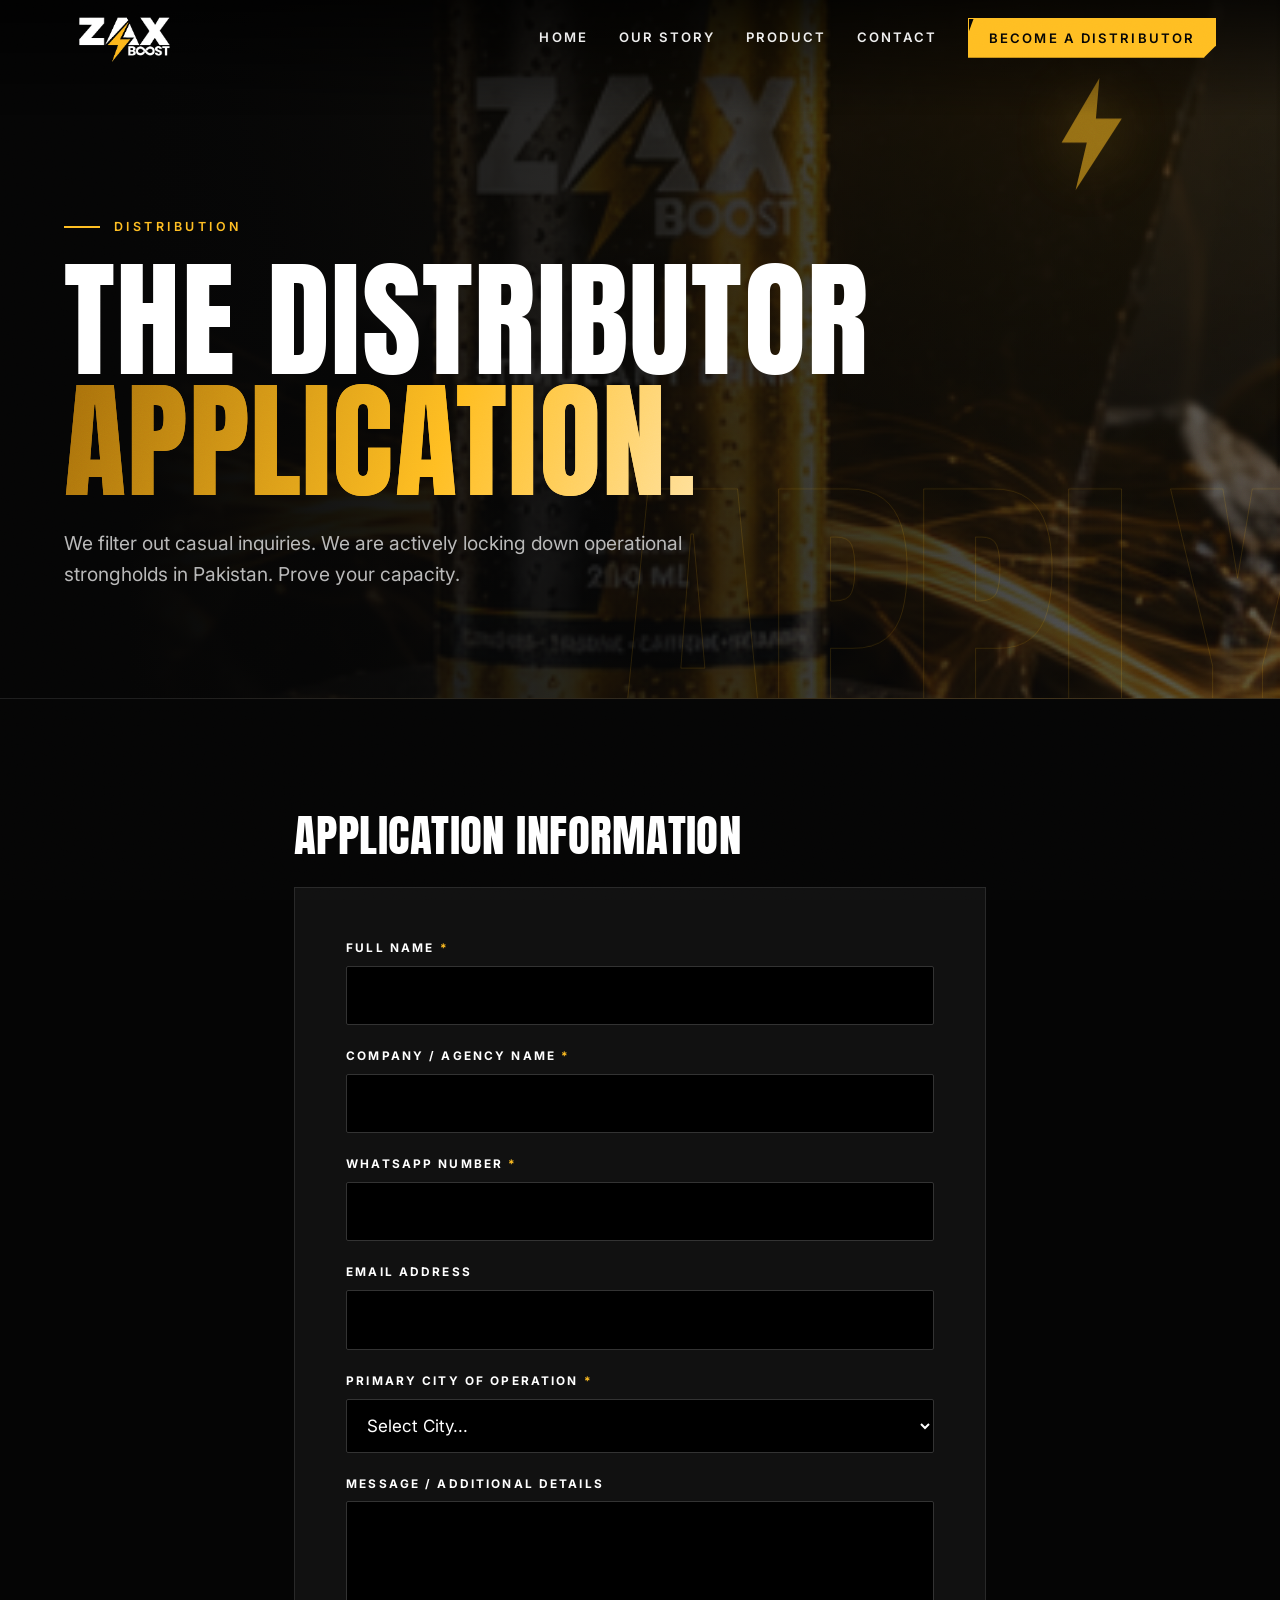
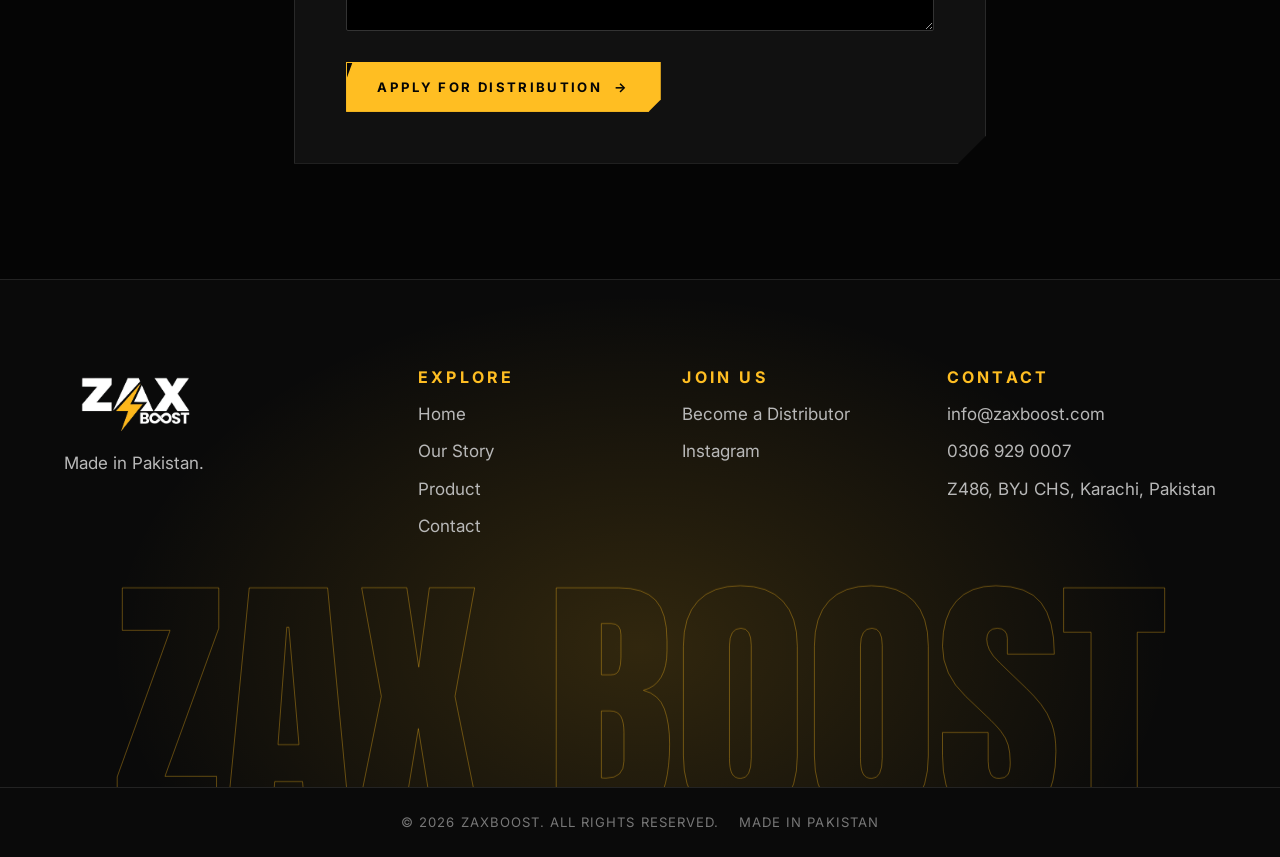
<file: distributor/index.html>
<!doctype html>
<html lang="en">
<head>
<meta charset="utf-8">
<meta name="viewport" content="width=device-width,initial-scale=1">
<title>Distributor Application | ZAX BOOST</title>
<meta name="description" content="Apply to become a ZAX BOOST distributor in Pakistan.">
<meta property="og:title" content="Distributor Application | ZAX BOOST"><meta property="og:description" content="Apply to become a ZAX BOOST distributor in Pakistan."><meta property="og:type" content="website">
<meta property="og:image" content="../assets/images/double-can-splash.png">
<meta name="theme-color" content="#050505">
<link rel="icon" href="../assets/images/logo.png">

<link rel="preconnect" href="https://fonts.googleapis.com"><link rel="preconnect" href="https://fonts.gstatic.com" crossorigin>
<link href="https://fonts.googleapis.com/css2?family=Anton&family=Inter:wght@400;600;700&display=swap" rel="stylesheet">
<link rel="stylesheet" href="../assets/css/style.css">
</head>
<body>
<a class="skip" href="#main">Skip to content</a>
<header class="site-header">
  <div class="wrap">
    <a class="logo" href="../" aria-label="ZAX BOOST home"><img src="../assets/images/logo.png" alt="ZAX BOOST" width="755" height="331"></a>
    <button class="menu-btn" aria-expanded="false" aria-controls="nav" aria-label="Open menu"><span></span></button>
    <nav class="nav" id="nav" aria-label="Main">
      <a href="../">Home</a>
      <a href="../about/">Our Story</a>
      <a href="../product/">Product</a>
      <a href="../contact/">Contact</a>
      <a class="btn" href="../distributor/" aria-current="page">Become a Distributor</a>
    </nav>
  </div>
</header>
<main id="main">

<section class="page-hero"><video class="bgvid" muted loop playsinline preload="none" poster="../assets/images/product-pedestal.png" data-src="../assets/videos/video-c.mp4" aria-hidden="true" tabindex="-1"></video><div class="bg-word" aria-hidden="true" data-speed=".06">APPLY</div><svg class="bolt" viewBox="0 0 100 160" style="right:12%;top:16%;width:70px;opacity:.55" data-speed=".12" aria-hidden="true"><path d="M62 0 8 92h36L28 160 94 58H57z"/></svg>
<div class="wrap"><div class="eyebrow">Distribution</div><h1 data-split data-now>The distributor<br><span class="shine" style="font-style:normal">application.</span></h1><p class="lead reveal d2">We filter out casual inquiries. We are actively locking down operational strongholds in Pakistan. Prove your capacity.</p></div></section>
<section class="section"><div class="wrap" style="max-width:820px">
  <h2 style="font-size:clamp(1.8rem,4vw,2.8rem);margin-bottom:30px">Application information</h2>
  <form class="card" data-validate novalidate data-subject="ZAX BOOST distributor application">
    <div class="field"><label for="name">Full Name <span class="req" aria-hidden="true">*</span></label><input id="name" name="name" type="text" required autocomplete="name"><div class="err" role="alert"></div></div>
    <div class="field"><label for="company">Company / Agency Name <span class="req" aria-hidden="true">*</span></label><input id="company" name="company" type="text" required autocomplete="organization"><div class="err" role="alert"></div></div>
    <div class="field"><label for="whatsapp">WhatsApp Number <span class="req" aria-hidden="true">*</span></label><input id="whatsapp" name="whatsapp" type="tel" required autocomplete="tel" inputmode="tel"><div class="err" role="alert"></div></div>
    <div class="field"><label for="email">Email Address</label><input id="email" name="email" type="email" autocomplete="email"><div class="err" role="alert"></div></div>
    <div class="field"><label for="city">Primary City of Operation <span class="req" aria-hidden="true">*</span></label>
      <select id="city" name="city" required><option value="">Select City...</option><option>Karachi</option><option>Lahore</option><option>Islamabad</option><option>Faisalabad</option><option>Rawalpindi</option><option>Peshawar</option><option>Multan</option><option>Other</option></select><div class="err" role="alert"></div></div>
    <div class="field"><label for="message">Message / Additional Details</label><textarea id="message" name="message"></textarea><div class="err" role="alert"></div></div>
    <button class="btn" type="submit">Apply for Distribution</button>
    <div class="form-status" role="status" aria-live="polite"></div>
  </form>
</div></section>
</main>
<footer class="site-footer">
  <div class="wrap">
    <div class="foot-grid">
      <div><img src="../assets/images/logo.png" alt="ZAX BOOST" width="755" height="331" loading="lazy"><p>Made in Pakistan.</p></div>
      <div><h3>Explore</h3><ul><li><a href="../">Home</a></li><li><a href="../about/">Our Story</a></li><li><a href="../product/">Product</a></li><li><a href="../contact/">Contact</a></li></ul></div>
      <div><h3>Join Us</h3><ul><li><a href="../distributor/">Become a Distributor</a></li><li><a href="https://www.instagram.com/zaxboost/" target="_blank" rel="noopener">Instagram</a></li></ul></div>
      <div><h3>Contact</h3><ul><li><a href="mailto:info@zaxboost.com">info@zaxboost.com</a></li><li><a href="tel:03069290007">0306 929 0007</a></li><li>Z486, BYJ CHS, Karachi, Pakistan</li></ul></div>
    </div>
    <div class="foot-mark" aria-hidden="true" data-speed="-.03">ZAX BOOST</div>
  </div>
  <div class="foot-bottom"><div class="wrap" style="display:flex;justify-content:space-between;gap:20px;flex-wrap:wrap"><span>© 2026 ZAXBOOST. All rights reserved.</span><span>Made in Pakistan</span></div></div>
</footer>
<script src="../assets/js/main.js" defer></script>
</body>
</html>
</file>
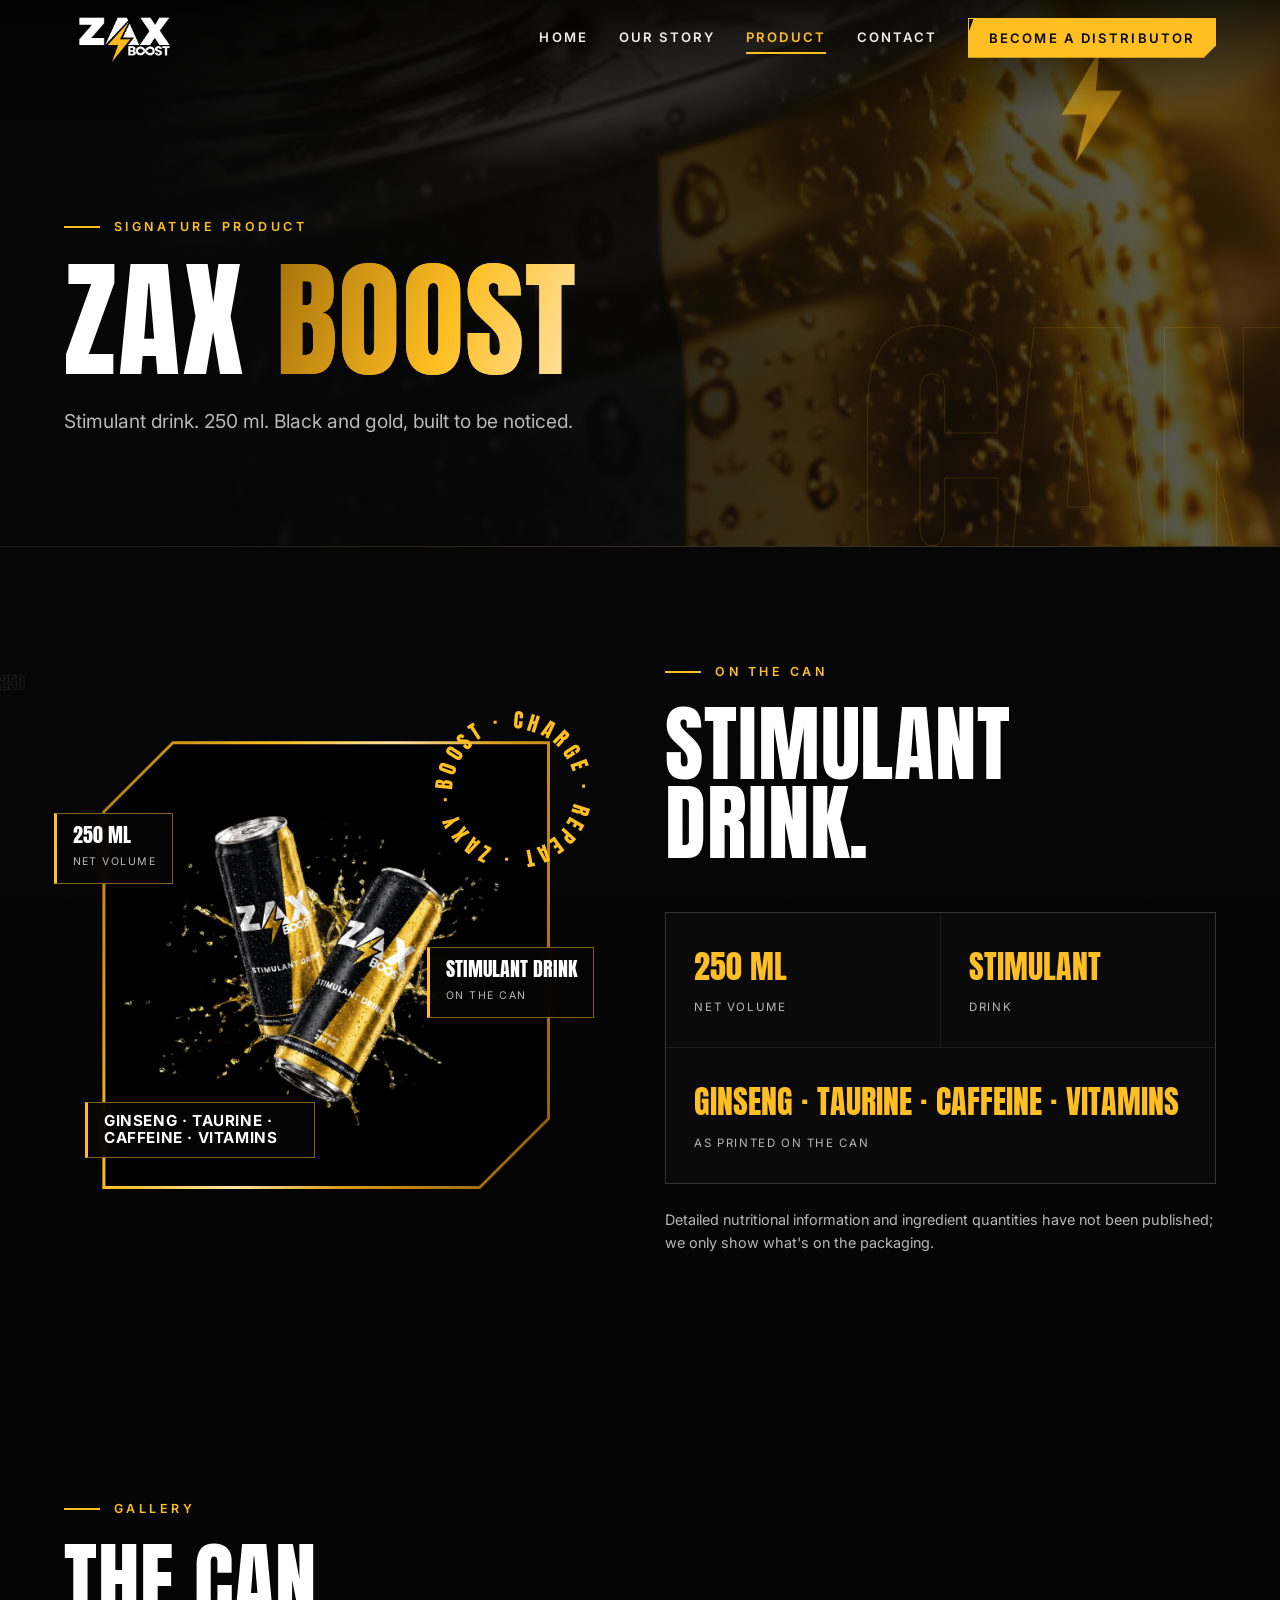
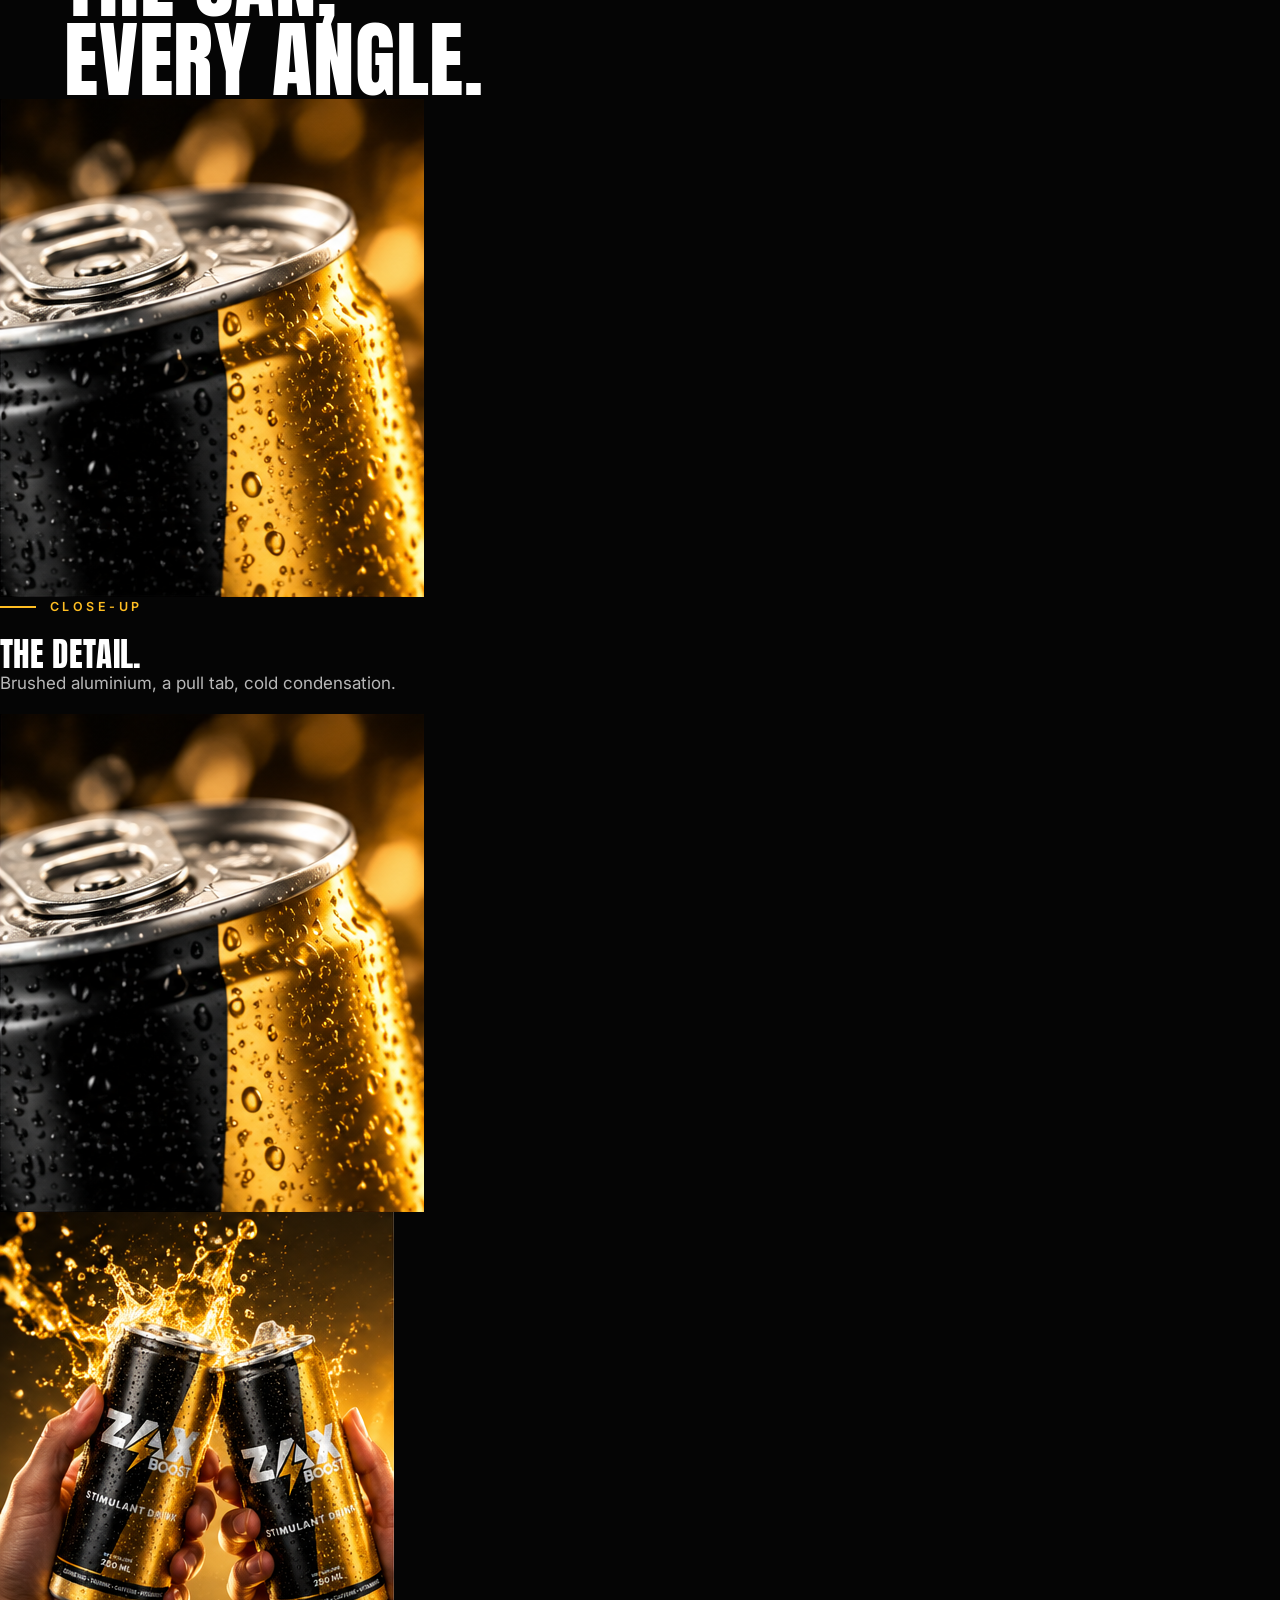
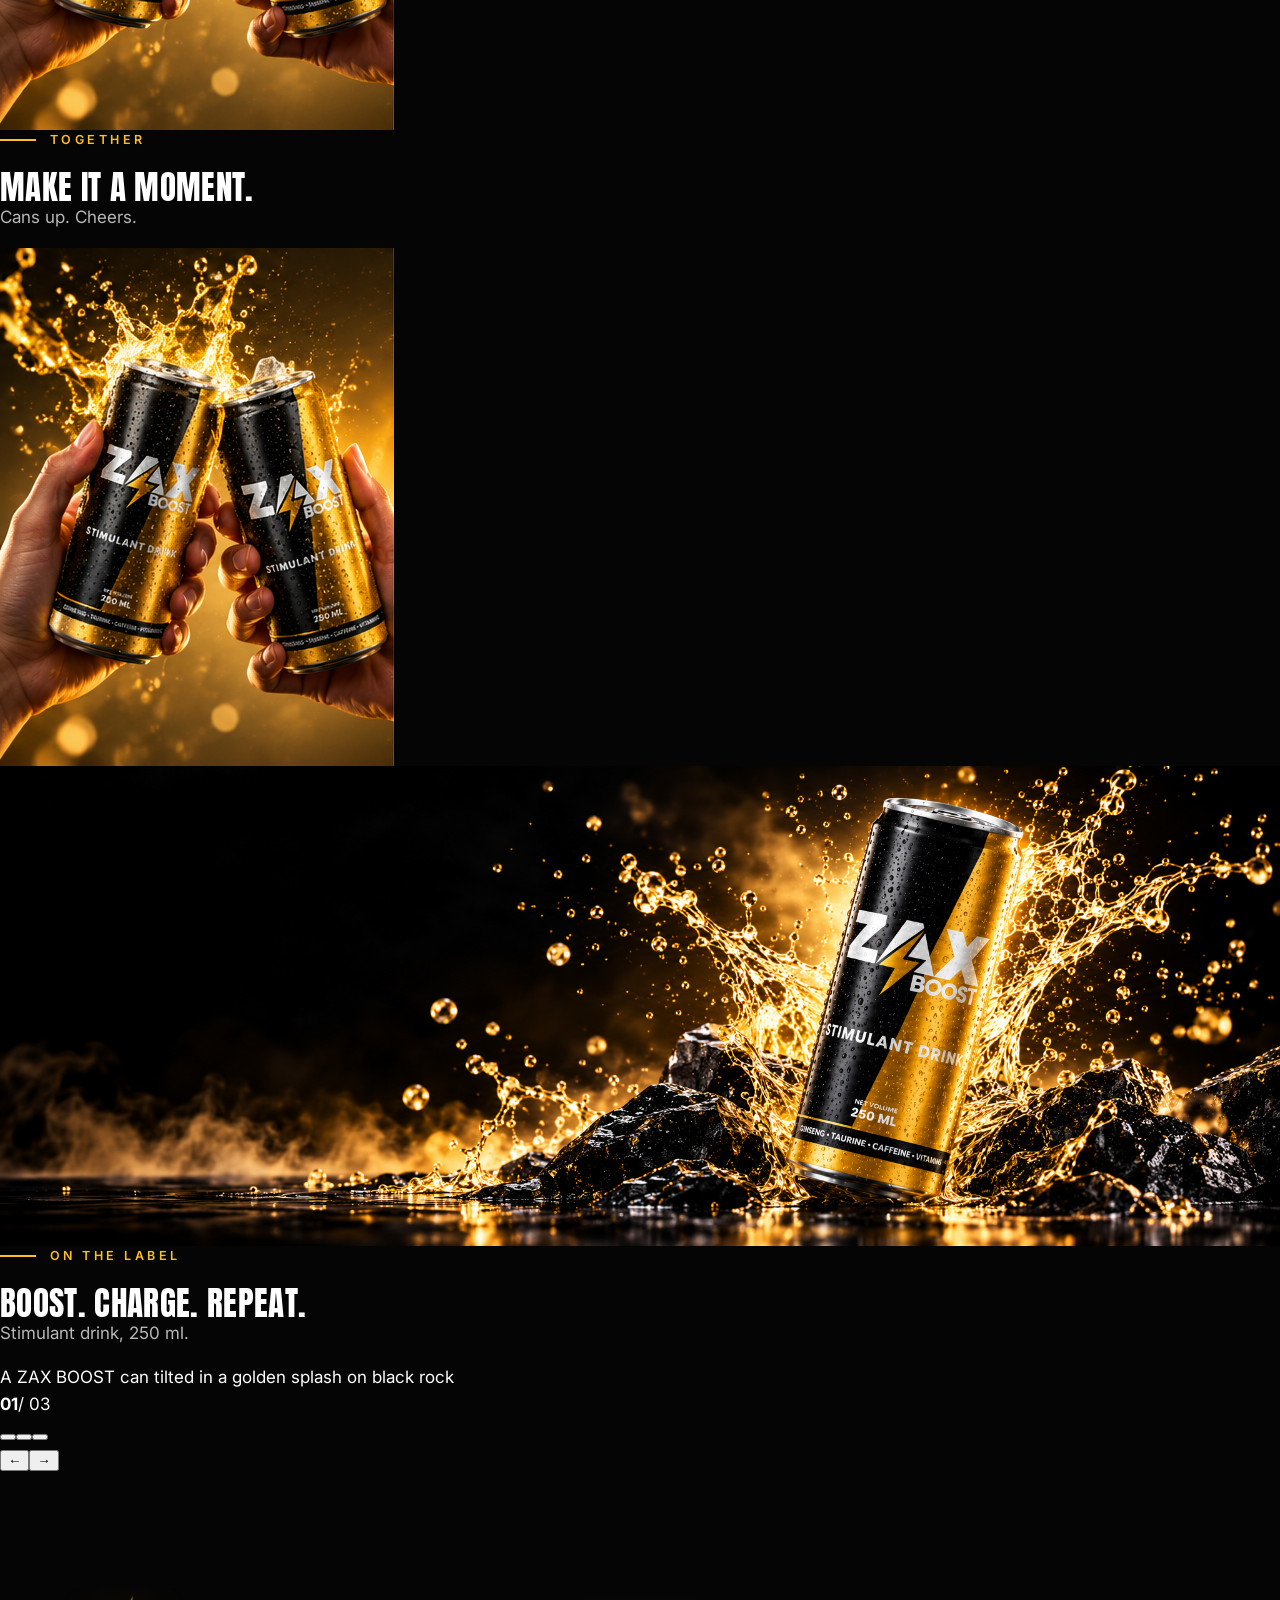
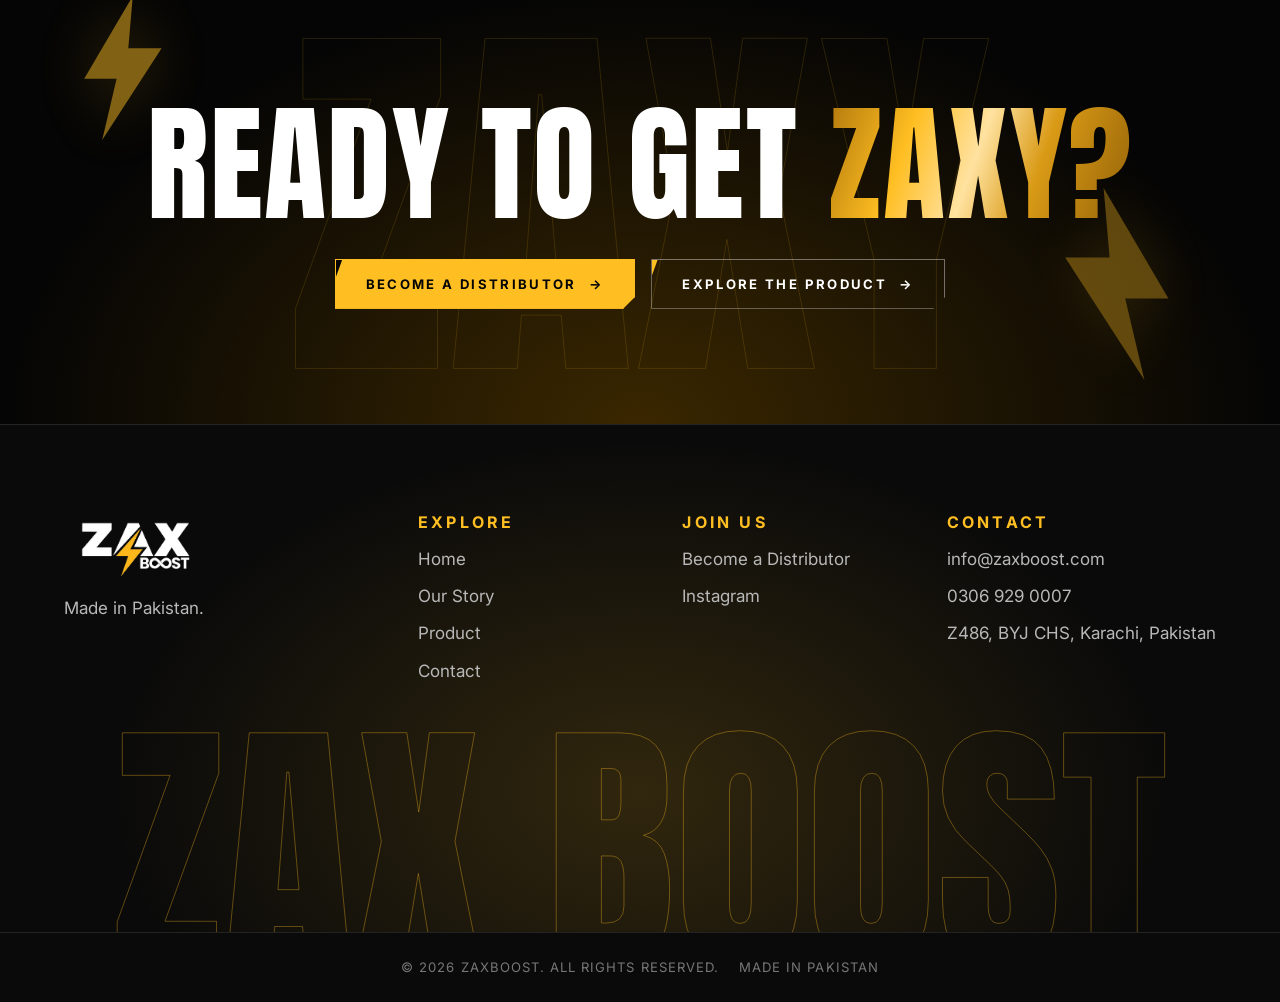
<file: product/index.html>
<!doctype html>
<html lang="en">
<head>
<meta charset="utf-8">
<meta name="viewport" content="width=device-width,initial-scale=1">
<title>The Product | ZAX BOOST</title>
<meta name="description" content="ZAX BOOST stimulant drink, 250 ml. Ginseng, taurine, caffeine and vitamins.">
<meta property="og:title" content="The Product | ZAX BOOST"><meta property="og:description" content="ZAX BOOST stimulant drink, 250 ml. Ginseng, taurine, caffeine and vitamins."><meta property="og:type" content="website">
<meta property="og:image" content="../assets/images/can-renders.jpg">
<meta name="theme-color" content="#050505">
<link rel="icon" href="../assets/images/logo.png">

<link rel="preconnect" href="https://fonts.googleapis.com"><link rel="preconnect" href="https://fonts.gstatic.com" crossorigin>
<link href="https://fonts.googleapis.com/css2?family=Anton&family=Inter:wght@400;600;700&display=swap" rel="stylesheet">
<link rel="stylesheet" href="../assets/css/style.css">
</head>
<body>
<a class="skip" href="#main">Skip to content</a>
<header class="site-header">
  <div class="wrap">
    <a class="logo" href="../" aria-label="ZAX BOOST home"><img src="../assets/images/logo.png" alt="ZAX BOOST" width="755" height="331"></a>
    <button class="menu-btn" aria-expanded="false" aria-controls="nav" aria-label="Open menu"><span></span></button>
    <nav class="nav" id="nav" aria-label="Main">
      <a href="../">Home</a>
      <a href="../about/">Our Story</a>
      <a href="../product/" aria-current="page">Product</a>
      <a href="../contact/">Contact</a>
      <a class="btn" href="../distributor/">Become a Distributor</a>
    </nav>
  </div>
</header>
<main id="main">

<section class="page-hero"><video class="bgvid" muted loop playsinline preload="none" poster="../assets/images/macro-can-detail.png" data-src="../assets/videos/video-b.mp4" aria-hidden="true" tabindex="-1"></video><div class="bg-word" aria-hidden="true" data-speed=".06">CAN</div><svg class="bolt" viewBox="0 0 100 160" style="right:12%;top:16%;width:70px;opacity:.55" data-speed=".12" aria-hidden="true"><path d="M62 0 8 92h36L28 160 94 58H57z"/></svg>
<div class="wrap"><div class="eyebrow">Signature product</div><h1 data-split data-now>ZAX <span class="shine" style="font-style:normal">BOOST</span></h1><p class="lead reveal d2">Stimulant drink. 250 ml. Black and gold, built to be noticed.</p></div></section>
<section class="section showcase"><div class="bg-word" aria-hidden="true" data-speed=".07">250</div><div class="wrap showcase-grid">
  <div class="sc-visual reveal rv-scale" data-tilt>
  <div class="sc-border"><div class="sc-frame"><img src="../assets/images/can-renders.jpg" alt="Two ZAX BOOST cans bursting through golden liquid on black" width="1080" height="1080" loading="lazy"><span class="sc-sweep" aria-hidden="true"></span></div></div>
  <div class="sc-tag t1"><b>250 ml</b><small>Net volume</small></div>
  <div class="sc-tag t2"><b>Stimulant drink</b><small>On the can</small></div>
  <div class="sc-tag t3"><b>Ginseng · Taurine · Caffeine · Vitamins</b></div>
  <svg class="ring-text" viewBox="0 0 120 120" aria-hidden="true"><defs><path id="rp" d="M60 60m-46 0a46 46 0 1 1 92 0a46 46 0 1 1-92 0"/></defs><text><textPath href="#rp" textLength="286" lengthAdjust="spacing">Boost · Charge · Repeat · Zaxy ·</textPath></text></svg>
</div>
  <div>
    <div class="eyebrow">On the can</div>
    <h2 data-split>Stimulant<br>drink.</h2>
    <div class="facts reveal d1" style="grid-template-columns:1fr 1fr"><div><b>250 ml</b><small>Net volume</small></div><div><b>Stimulant</b><small>Drink</small></div><div style="grid-column:1/-1"><b>Ginseng · Taurine · Caffeine · Vitamins</b><small>As printed on the can</small></div></div>
    <p class="reveal d2" style="margin-top:24px;font-size:.9rem">Detailed nutritional information and ingredient quantities have not been published; we only show what's on the packaging.</p>
  </div>
</div></section>
<section class="section campaign"><div class="wrap"><div class="eyebrow">Gallery</div><h2 data-split>The can,<br>every angle.</h2></div>
  <div class="slider" data-slider data-interval="6500" role="region" aria-roledescription="carousel" aria-label="ZAX BOOST product gallery" tabindex="0"><div class="slides"><article class="slide fx-frame" data-dir="right" role="group" aria-roledescription="slide" aria-label="1 of 3" data-first><div class="slide-bg"><img src="../assets/images/macro-can-detail.png" alt="" loading="lazy" draggable="false"></div><div class="slide-copy"><div class="eyebrow">Close-up</div><h3>The detail.</h3><p>Brushed aluminium, a pull tab, cold condensation.</p></div><div class="slide-fg"><div class="plx"><img src="../assets/images/macro-can-detail.png" alt="Macro close-up of a ZAX BOOST can lid and condensation" loading="lazy" draggable="false"></div></div></article><article class="slide fx-frame" data-dir="left" role="group" aria-roledescription="slide" aria-label="2 of 3"><div class="slide-bg"><img src="../assets/images/hands-toasting.png" alt="" loading="lazy" draggable="false"></div><div class="slide-copy"><div class="eyebrow">Together</div><h3>Make it a moment.</h3><p>Cans up. Cheers.</p></div><div class="slide-fg"><div class="plx"><img src="../assets/images/hands-toasting.png" alt="Two hands toasting ZAX BOOST cans" loading="lazy" draggable="false"></div></div></article><article class="slide fx-wide" data-dir="up" role="group" aria-roledescription="slide" aria-label="3 of 3"><div class="slide-bg"><img src="../assets/images/splash-ad-2.png" alt="" loading="lazy" style="--pos:72% 50%;--posm:78% 50%" draggable="false"></div><div class="slide-copy"><div class="eyebrow">On the label</div><h3>Boost. Charge. Repeat.</h3><p>Stimulant drink, 250 ml.</p></div><span class="visually-hidden">A ZAX BOOST can tilted in a golden splash on black rock</span></article></div><div class="slider-ui"><div class="slider-count" aria-live="off"><b data-cur>01</b><span>/ 03</span></div><div class="slider-bars" role="tablist" aria-label="Choose slide"><button type="button" role="tab" class="bar" aria-label="Slide 1: The detail."><i></i></button><button type="button" role="tab" class="bar" aria-label="Slide 2: Make it a moment."><i></i></button><button type="button" role="tab" class="bar" aria-label="Slide 3: Boost. Charge. Repeat."><i></i></button></div><div class="slider-ctrl"><button type="button" data-slide="prev" aria-label="Previous slide">←</button><button type="button" data-slide="next" aria-label="Next slide">→</button></div></div></div>
</section>

<section class="section cta-band"><div class="bg-word" aria-hidden="true" data-speed=".05">ZAXY</div><svg class="bolt" viewBox="0 0 100 160" style="left:6%;top:12%;width:90px;opacity:.5" data-speed=".1" aria-hidden="true"><path d="M62 0 8 92h36L28 160 94 58H57z"/></svg><svg class="bolt" viewBox="0 0 100 160" style="right:8%;bottom:10%;width:120px;opacity:.35;transform:scaleX(-1)" data-speed="-.06" aria-hidden="true"><path d="M62 0 8 92h36L28 160 94 58H57z"/></svg>
<div class="wrap"><h2 data-split>Ready to get <span class="metal">Zaxy?</span></h2><div class="btn-row reveal d1"><a class="btn" href="../distributor/">Become a Distributor</a><a class="btn ghost" href="../product/">Explore the Product</a></div></div></section>
</main>
<footer class="site-footer">
  <div class="wrap">
    <div class="foot-grid">
      <div><img src="../assets/images/logo.png" alt="ZAX BOOST" width="755" height="331" loading="lazy"><p>Made in Pakistan.</p></div>
      <div><h3>Explore</h3><ul><li><a href="../">Home</a></li><li><a href="../about/">Our Story</a></li><li><a href="../product/">Product</a></li><li><a href="../contact/">Contact</a></li></ul></div>
      <div><h3>Join Us</h3><ul><li><a href="../distributor/">Become a Distributor</a></li><li><a href="https://www.instagram.com/zaxboost/" target="_blank" rel="noopener">Instagram</a></li></ul></div>
      <div><h3>Contact</h3><ul><li><a href="mailto:info@zaxboost.com">info@zaxboost.com</a></li><li><a href="tel:03069290007">0306 929 0007</a></li><li>Z486, BYJ CHS, Karachi, Pakistan</li></ul></div>
    </div>
    <div class="foot-mark" aria-hidden="true" data-speed="-.03">ZAX BOOST</div>
  </div>
  <div class="foot-bottom"><div class="wrap" style="display:flex;justify-content:space-between;gap:20px;flex-wrap:wrap"><span>© 2026 ZAXBOOST. All rights reserved.</span><span>Made in Pakistan</span></div></div>
</footer>
<script src="../assets/js/main.js" defer></script>
</body>
</html>
</file>
<file: assets/css/style.css>
/* ZAX BOOST — design system + motion. Palette sampled from packaging + campaign renders. */
:root{
  --obsidian:#050505; --black:#0a0a0a; --charcoal:#141414; --panel:#111; --line:rgba(255,255,255,.1);
  --gold:#d99a16; --gold-hot:#ffbe22; --champagne:#ffe2a0; --white:#fff; --grey:#b8b8b8;
  --metal:linear-gradient(110deg,#a8700a 0%,#ffbe22 28%,#ffe2a0 48%,#d99a16 66%,#8a5a06 100%);
  --display:"Anton","Bebas Neue","Arial Narrow Bold",Impact,sans-serif;
  --body:"Inter","Segoe UI",system-ui,-apple-system,Arial,sans-serif;
  --gutter:clamp(20px,5vw,72px); --max:1320px; --header:76px; --cut:clamp(28px,6vw,90px);
  --ease:cubic-bezier(.2,.7,.2,1);
}
*,*::before,*::after{box-sizing:border-box}
html{scroll-behavior:smooth;-webkit-text-size-adjust:100%;overflow-x:clip}
body{margin:0;background:var(--obsidian);color:var(--white);font-family:var(--body);font-size:17px;line-height:1.6;overflow-x:clip}
body::after{content:"";position:fixed;inset:0;z-index:150;pointer-events:none;opacity:.07;mix-blend-mode:overlay;background-image:url("data:image/svg+xml;utf8,<svg xmlns='http://www.w3.org/2000/svg' width='180' height='180'><filter id='n'><feTurbulence type='fractalNoise' baseFrequency='.9' numOctaves='2' stitchTiles='stitch'/></filter><rect width='100%' height='100%' filter='url(%23n)'/></svg>")}
img,video{max-width:100%;display:block}
a{color:inherit;text-decoration:none}
h1,h2,h3{font-family:var(--display);font-weight:400;text-transform:uppercase;line-height:.95;margin:0;letter-spacing:.01em}
h1{font-size:clamp(3rem,9vw,8.5rem)} h2{font-size:clamp(2.4rem,6.5vw,5.8rem)} h3{font-size:clamp(1.5rem,2.6vw,2.2rem)}
p{margin:0 0 1em;color:var(--grey)}
.gold{color:var(--gold-hot)}
.metal{background:var(--metal);-webkit-background-clip:text;background-clip:text;color:transparent;-webkit-text-fill-color:transparent}
.outline{color:transparent;-webkit-text-stroke:1.5px rgba(255,255,255,.7)}
.wrap{max-width:var(--max);margin:0 auto;padding:0 var(--gutter);position:relative}
.eyebrow{font-size:.78rem;letter-spacing:.28em;text-transform:uppercase;color:var(--gold-hot);display:flex;align-items:center;gap:14px;margin-bottom:22px;font-weight:600}
.eyebrow::before{content:"";width:36px;height:2px;background:var(--gold-hot)}
:focus-visible{outline:2px solid var(--gold-hot);outline-offset:3px}
.skip{position:absolute;left:-999px;top:8px;background:var(--gold-hot);color:#000;padding:10px 16px;z-index:300;font-weight:700}
.skip:focus{left:8px}
[data-speed]{transform:translate3d(0,var(--py,0px),0) scale(var(--sc,1));will-change:transform}

/* progress + back to top + cursor */
.progress{position:fixed;top:0;left:0;right:0;height:3px;z-index:210;transform:scaleX(0);transform-origin:left;background:var(--metal)}
.to-top{position:fixed;right:22px;bottom:22px;z-index:120;width:52px;height:52px;border:1.5px solid var(--gold-hot);background:rgba(5,5,5,.8);color:var(--gold-hot);cursor:pointer;opacity:0;visibility:hidden;transform:translateY(14px);transition:.4s var(--ease);clip-path:polygon(0 0,100% 0,100% 70%,70% 100%,0 100%);font-size:1.3rem}
.to-top.show{opacity:1;visibility:visible;transform:none}
.to-top:hover{background:var(--gold-hot);color:#000}
.cursor-dot,.cursor-ring{position:fixed;left:0;top:0;z-index:220;pointer-events:none;border-radius:50%;opacity:0;transition:opacity .3s,width .3s var(--ease),height .3s var(--ease),background .3s,border-color .3s;will-change:transform}
.cursor-dot{width:6px;height:6px;margin:-3px 0 0 -3px;background:var(--gold-hot)}
.cursor-ring{width:36px;height:36px;margin:-18px 0 0 -18px;border:1.5px solid rgba(255,190,34,.7)}
.cursor-on .cursor-dot,.cursor-on .cursor-ring{opacity:1}
.cursor-hover .cursor-ring{width:64px;height:64px;margin:-32px 0 0 -32px;background:rgba(255,190,34,.12);border-color:var(--gold-hot)}

/* header */
.site-header{position:fixed;inset:0 0 auto 0;height:var(--header);z-index:100;display:flex;align-items:center;transition:background .4s,height .4s var(--ease),border-color .4s;border-bottom:1px solid transparent}
.site-header::before{content:"";position:absolute;inset:0 0 -40px;background:linear-gradient(rgba(0,0,0,.75),transparent);z-index:-1;transition:opacity .4s;pointer-events:none}
.site-header.solid{height:60px;background:rgba(5,5,5,.9);backdrop-filter:blur(12px);border-color:var(--line)}
.site-header.solid::before{opacity:0}
.site-header .wrap{display:flex;align-items:center;justify-content:space-between;width:100%}
.logo img{height:54px;width:auto;object-fit:contain;transition:height .4s var(--ease)}
.site-header.solid .logo img{height:40px}
.nav{display:flex;align-items:center;gap:clamp(16px,2.4vw,36px)}
.nav a{font-size:.82rem;letter-spacing:.16em;text-transform:uppercase;font-weight:600;position:relative;padding:6px 0;color:#eee;transition:color .25s}
.nav a:not(.btn)::after{content:"";position:absolute;left:0;bottom:0;height:2px;width:100%;background:var(--gold-hot);transform:scaleX(0);transform-origin:right;transition:transform .4s var(--ease)}
.nav a:not(.btn):hover::after,.nav a[aria-current="page"]::after{transform:scaleX(1);transform-origin:left}
.nav a:hover,.nav a[aria-current="page"]{color:var(--gold-hot)}
.menu-btn{display:none;background:rgba(5,5,5,.5);border:1px solid var(--line);color:#fff;width:46px;height:46px;border-radius:2px;cursor:pointer;position:relative;z-index:2}
.menu-btn span,.menu-btn span::before,.menu-btn span::after{position:absolute;left:12px;width:20px;height:2px;background:#fff;content:"";transition:.3s}
.menu-btn span{top:22px}.menu-btn span::before{left:0;top:-7px}.menu-btn span::after{left:0;top:7px}
.menu-open .menu-btn span{background:transparent}
.menu-open .menu-btn span::before{top:0;transform:rotate(45deg)}.menu-open .menu-btn span::after{top:0;transform:rotate(-45deg)}

/* buttons */
.btn{--mx:0px;--my:0px;display:inline-flex;align-items:center;gap:12px;padding:16px 30px;font:700 .82rem var(--body);letter-spacing:.18em;text-transform:uppercase;border:1.5px solid var(--gold-hot);background:var(--gold-hot);color:#050505;cursor:pointer;position:relative;overflow:hidden;transition:color .3s,transform .25s var(--ease),box-shadow .3s;isolation:isolate;transform:translate(var(--mx),var(--my));clip-path:polygon(0 0,100% 0,100% calc(100% - 12px),calc(100% - 12px) 100%,0 100%)}
.btn::before{content:"";position:absolute;inset:0;background:var(--obsidian);transform:translateX(-101%) skewX(-20deg);transform-origin:left;transition:transform .5s var(--ease);z-index:-1}
.btn::after{content:"→";transition:transform .3s var(--ease)}
.btn:hover{color:var(--gold-hot);box-shadow:0 10px 30px rgba(255,190,34,.25)}
.btn:hover::before{transform:translateX(0) skewX(-20deg) scaleX(1.3)}
.btn:hover::after{transform:translateX(6px)}
.btn:active{transform:translate(var(--mx),var(--my)) scale(.96)}
.btn.ghost{background:transparent;color:#fff;border-color:rgba(255,255,255,.4)}
.btn.ghost::before{background:var(--gold-hot)}
.btn.ghost:hover{color:#050505;border-color:var(--gold-hot)}
.btn.dark{background:#050505;color:var(--gold-hot);border-color:#050505}
.btn.dark::before{background:#fff}
.btn.dark:hover{color:#050505}
.nav a.btn{padding:11px 20px;color:#050505}.nav a.btn::after{display:none}.nav a.btn:hover,.nav a.btn[aria-current="page"]:hover{color:var(--gold-hot)}
.nav a.btn[aria-current="page"]{color:#050505}
.btn-row{display:flex;gap:16px;flex-wrap:wrap;margin-top:34px}

/* split-word headline reveal */
.js [data-split] .w{display:inline-block;overflow:hidden;vertical-align:top;padding:.04em .02em .1em;margin:-.04em -.02em -.1em}
.js [data-split] .wi{display:inline-block;transform:translateY(112%) rotate(4deg);transform-origin:left bottom;transition:transform 1s var(--ease);transition-delay:calc(var(--i,0)*70ms)}
.js [data-split].in .wi{transform:none}
.shine .wi,.shine{background:var(--metal);background-size:220% 100%;-webkit-background-clip:text;background-clip:text;color:transparent;-webkit-text-fill-color:transparent;animation:shimmer 6s linear infinite}
@keyframes shimmer{to{background-position:-220% 0}}
.js [data-fill] .fw{color:#3c3c3c;transition:color .35s}
.js [data-fill] .fw.on{color:#fff}

/* hero */
.hero{position:relative;min-height:100svh;display:flex;align-items:center;overflow:hidden;background:var(--obsidian);isolation:isolate}
.hero-still{position:absolute;inset:0;z-index:0;transition:opacity 1.2s .3s}
.hero-still img{width:100%;height:100%;object-fit:cover;object-position:78% 50%;transform:scale(1.08);animation:heroZoom 2.4s var(--ease) forwards}
@keyframes heroZoom{to{transform:none}}
.hero-video-wrap{position:absolute;top:0;bottom:0;right:-3%;width:78%;z-index:1;opacity:0;transition:opacity 1.2s;-webkit-mask-image:linear-gradient(90deg,transparent 0,#000 30%);mask-image:linear-gradient(90deg,transparent 0,#000 30%)}
.hero-video{width:100%;height:100%;object-fit:cover}
.hero.is-playing .hero-video-wrap{opacity:1}
.hero.is-playing .hero-still{opacity:0}
.hero-glow{position:absolute;right:8%;top:14%;width:50vw;height:50vw;max-width:760px;max-height:760px;border-radius:50%;background:radial-gradient(circle,rgba(255,190,34,.3),transparent 62%);z-index:1;animation:pulse 6s ease-in-out infinite;pointer-events:none}
@keyframes pulse{50%{transform:scale(1.12);opacity:.65}}
.hero-word{position:absolute;left:-1vw;bottom:-5vw;z-index:1;font-family:var(--display);font-size:32vw;line-height:.8;color:transparent;-webkit-text-stroke:1px rgba(255,190,34,.18);pointer-events:none;white-space:nowrap;user-select:none}
#sparks{position:absolute;inset:0;width:100%;height:100%;z-index:2;pointer-events:none}
.hero::after{content:"";position:absolute;inset:0;z-index:2;background:linear-gradient(90deg,rgba(5,5,5,.92) 0%,rgba(5,5,5,.55) 36%,transparent 60%),linear-gradient(0deg,var(--obsidian) 0,transparent 20%);pointer-events:none}
.hero .wrap{z-index:3;padding-top:var(--header);width:100%}
.hero-copy{max-width:min(720px,56vw)}
.hero h1{font-size:clamp(3.2rem,9.5vw,9rem)}
.hero p.lead{font-size:clamp(1.05rem,1.4vw,1.3rem);max-width:28em;color:#e2e2e2;opacity:0;transform:translateY(20px);transition:.9s .9s var(--ease)}
.hero .btn-row{opacity:0;transform:translateY(20px);transition:.9s 1.1s var(--ease)}
.hero.ready .lead,.hero.ready .btn-row{opacity:1;transform:none}
.scroll-cue{position:absolute;bottom:28px;left:var(--gutter);z-index:3;display:flex;align-items:center;gap:14px;font-size:.68rem;letter-spacing:.3em;text-transform:uppercase;color:var(--grey)}
.scroll-cue i{display:block;width:1px;height:46px;background:linear-gradient(var(--gold-hot),transparent);animation:cue 2s ease-in-out infinite;transform-origin:top}
@keyframes cue{0%{transform:scaleY(0)}50%{transform:scaleY(1)}100%{transform:scaleY(1);opacity:0}}

/* ribbon marquee */
.ribbons{position:relative;z-index:5;margin:-5vw 0;padding:5vw 0;pointer-events:none}
.ribbon{overflow:hidden;white-space:nowrap;padding:14px 0;transform:rotate(-2.2deg);width:106%;margin-left:-3%}
.ribbon.a{background:var(--metal);color:#050505}
.ribbon.b{background:#050505;border-block:1px solid var(--line);transform:rotate(1.6deg);margin-top:-14px}
.ribbon-track{display:inline-flex;animation:marq 32s linear infinite}
.ribbon.b .ribbon-track{animation-direction:reverse;animation-duration:40s}
.ribbon span{font-family:var(--display);font-size:clamp(1.6rem,3.6vw,3rem);text-transform:uppercase;padding-right:.5em;letter-spacing:.02em}
.ribbon.b span{color:transparent;-webkit-text-stroke:1px rgba(255,255,255,.55)}
.ribbon.b span.fill{color:var(--gold-hot);-webkit-text-stroke:0}
@keyframes marq{to{transform:translateX(-50%)}}

/* sections */
section{position:relative}
.section{padding:clamp(64px,9vw,130px) 0}
.split{display:grid;grid-template-columns:1fr 1fr;gap:clamp(30px,6vw,100px);align-items:center}
.glow{position:absolute;width:60vw;height:60vw;max-width:800px;max-height:800px;border-radius:50%;background:radial-gradient(circle,rgba(255,190,34,.2),transparent 65%);pointer-events:none}
.bg-word{position:absolute;font-family:var(--display);text-transform:uppercase;line-height:.8;color:transparent;-webkit-text-stroke:1px rgba(255,255,255,.08);pointer-events:none;white-space:nowrap;user-select:none;z-index:0}
.bolt{position:absolute;pointer-events:none;z-index:0;filter:drop-shadow(0 0 30px rgba(255,190,34,.4))}
.bolt path{fill:var(--gold-hot)}
.cut-top{clip-path:polygon(0 var(--cut),100% 0,100% 100%,0 100%);margin-top:calc(var(--cut) * -1)}
.cut-bottom{clip-path:polygon(0 0,100% 0,100% calc(100% - var(--cut)),0 100%)}
.cut-both{clip-path:polygon(0 var(--cut),100% 0,100% calc(100% - var(--cut)),0 100%)}
.frame{position:relative;overflow:hidden;background:#000}
.frame img{width:100%;height:100%;object-fit:cover}
.parallax img{--sc:1.14}

/* manifesto */
.manifesto{overflow:hidden;padding-top:clamp(120px,16vw,230px)}
.manifesto h2{font-size:clamp(3.2rem,11vw,10.5rem);position:relative;z-index:1}
.manifesto .cols{display:grid;grid-template-columns:1.3fr 1fr;gap:clamp(30px,6vw,100px);margin-top:clamp(40px,6vw,80px);align-items:start;position:relative;z-index:1}
.manifesto .big{font-size:clamp(1.4rem,2.6vw,2.2rem);line-height:1.3;font-weight:600;margin:0}
.chips{list-style:none;margin:0;padding:0;display:grid;gap:14px}
.chips li{border-left:3px solid var(--gold-hot);padding:6px 0 6px 18px}
.chips b{display:block;font-family:var(--display);font-weight:400;font-size:1.8rem;text-transform:uppercase}
.chips small{color:var(--grey);letter-spacing:.14em;text-transform:uppercase;font-size:.72rem}

/* product showcase */
.ring-text{position:absolute;right:-4%;bottom:-6%;width:clamp(110px,16vw,190px);z-index:3;animation:spin 22s linear infinite}
.ring-text text{font-family:var(--display);font-size:15px;letter-spacing:.14em;fill:var(--gold-hot);text-transform:uppercase}

/* cinematic video */
.cine{min-height:100svh;display:flex;align-items:center;overflow:hidden;background:#000}
.bgvid,.cine>img.bgimg{position:absolute;inset:0;width:100%;height:100%;object-fit:cover}
.cine::after{content:"";position:absolute;inset:0;background:linear-gradient(90deg,rgba(5,5,5,.92),rgba(5,5,5,.45) 60%,rgba(5,5,5,.1)),linear-gradient(0deg,rgba(5,5,5,.7),transparent 40%)}
.cine .wrap{z-index:2}
.cine h2{font-size:clamp(3rem,10vw,9.5rem)}
.cine .tag{position:absolute;right:var(--gutter);bottom:30px;z-index:2;font-size:.7rem;letter-spacing:.3em;text-transform:uppercase;color:var(--grey)}

/* campaign rail */
.rail-head{display:flex;justify-content:space-between;align-items:flex-end;gap:20px;flex-wrap:wrap;margin-bottom:40px}
.rail-ctrl{display:flex;gap:10px}
.rail-ctrl button{width:54px;height:54px;border:1.5px solid rgba(255,255,255,.35);background:transparent;color:#fff;font-size:1.3rem;cursor:pointer;transition:.3s}
.rail-ctrl button:hover{background:var(--gold-hot);border-color:var(--gold-hot);color:#000}
.rail{display:flex;gap:18px;overflow-x:auto;scroll-snap-type:x proximity;padding:0 var(--gutter) 28px;scrollbar-width:thin;scrollbar-color:var(--gold) transparent;cursor:grab}
.rail.drag{cursor:grabbing;scroll-snap-type:none}
.rail-item{flex:0 0 auto;width:clamp(240px,24vw,340px);aspect-ratio:4/5;scroll-snap-align:start;position:relative;overflow:hidden;background:#000;margin:0}
.rail-item img{width:100%;height:100%;object-fit:cover;object-position:var(--op,50% 50%);transition:transform 1.4s var(--ease);-webkit-user-drag:none;user-select:none}
.rail-item:hover img{transform:scale(1.06)}
.rail-item figcaption{position:absolute;left:18px;bottom:16px;font-family:var(--display);text-transform:uppercase;font-size:1.4rem;text-shadow:0 2px 14px #000;z-index:2}
.rail-item::after{content:"";position:absolute;inset:0;background:linear-gradient(0deg,rgba(0,0,0,.6),transparent 40%);pointer-events:none}

/* ingredients */
.ingredients .wrap{z-index:2}

/* lifestyle */
.moment .wrap{z-index:2}
.moment h2{font-size:clamp(3.4rem,12vw,11rem)}

/* distributor / gold panel */
.panel-gold{background:var(--metal);color:#050505;overflow:hidden}
.panel-gold p{color:rgba(5,5,5,.75)}
.panel-gold .eyebrow{color:#050505}.panel-gold .eyebrow::before{background:#050505}
.panel-gold .bg-word{-webkit-text-stroke:1px rgba(0,0,0,.14);font-size:clamp(9rem,26vw,24rem);right:-4vw;bottom:-6vw}
.rule{height:2px;background:var(--metal);transform:scaleX(0);transform-origin:left;transition:transform 1.4s var(--ease)}
.rule.in{transform:none}
.no-js .rule{transform:none}

/* CTA */
.cta-band{text-align:center;background:radial-gradient(ellipse at 50% 100%,#3a2700,var(--obsidian) 70%);overflow:hidden}
.cta-band .bg-word{left:50%;top:50%;font-size:clamp(8rem,30vw,28rem);transform:translate(-50%,-50%);-webkit-text-stroke:1px rgba(255,190,34,.14)}
.cta-band .wrap{z-index:1}
.cta-band h2{font-size:clamp(3rem,10vw,9rem)}
.cta-band .btn-row{justify-content:center}

/* inner pages */
.page-hero{position:relative;padding:calc(var(--header) + clamp(70px,11vw,160px)) 0 clamp(50px,7vw,100px);background:radial-gradient(ellipse at 80% 0,#2a1b00 0,var(--obsidian) 60%);border-bottom:1px solid var(--line);overflow:hidden;isolation:isolate}
.page-hero .bgvid{opacity:.5;z-index:-2;mix-blend-mode:screen}
.page-hero::before{content:"";position:absolute;inset:0;z-index:-1;background:linear-gradient(90deg,var(--obsidian) 10%,rgba(5,5,5,.3))}
.page-hero .bg-word{right:-2vw;bottom:-3vw;font-size:clamp(8rem,24vw,22rem);-webkit-text-stroke-color:rgba(255,190,34,.14);z-index:-1}
.page-hero h1{font-size:clamp(3.2rem,10vw,9rem)}
.page-hero p.lead{font-size:1.2rem;max-width:36em;margin-top:26px}
.tile{position:relative;aspect-ratio:4/5;overflow:hidden;background:#000}
.tile img{width:100%;height:100%;object-fit:cover;transition:transform 1.2s var(--ease)}
.tile:hover img{transform:scale(1.06)}
.tile figcaption{position:absolute;left:18px;bottom:16px;font-family:var(--display);text-transform:uppercase;font-size:1.3rem;text-shadow:0 2px 12px #000}
.cards-row{display:grid;grid-template-columns:repeat(3,1fr);gap:20px;margin-top:60px}
.facts{display:grid;grid-template-columns:repeat(4,1fr);gap:1px;background:var(--line);border:1px solid var(--line);margin-top:50px}
.facts div{background:var(--black);padding:28px}
.facts b{display:block;font-family:var(--display);font-weight:400;font-size:2rem;color:var(--gold-hot);text-transform:uppercase}
.facts small{color:var(--grey);letter-spacing:.14em;text-transform:uppercase;font-size:.72rem}
.split .split .split .split .full-bleed{min-height:90vh;display:flex;align-items:flex-end;overflow:hidden;background:#000}
.full-bleed>img{position:absolute;inset:0;width:100%;height:100%;object-fit:cover}
.full-bleed::after{content:"";position:absolute;inset:0;background:linear-gradient(0deg,rgba(5,5,5,.9),transparent 55%)}
.full-bleed .wrap{z-index:2;padding-bottom:clamp(40px,7vw,90px)}

/* forms */
form.card{background:var(--panel);border:1px solid var(--line);padding:clamp(24px,4vw,52px);clip-path:polygon(0 0,100% 0,100% calc(100% - 28px),calc(100% - 28px) 100%,0 100%)}
.field{margin-bottom:22px}
.field label{display:block;font-size:.74rem;letter-spacing:.18em;text-transform:uppercase;font-weight:700;margin-bottom:8px}
.field label .req{color:var(--gold-hot)}
.field input,.field select,.field textarea{width:100%;background:#000;border:1.5px solid #333;color:#fff;padding:15px 16px;font:inherit;border-radius:2px;transition:border-color .25s,box-shadow .25s}
.field textarea{min-height:130px;resize:vertical}
.field input:focus,.field select:focus,.field textarea:focus{outline:none;border-color:var(--gold-hot);box-shadow:0 0 0 3px rgba(255,190,34,.18)}
.field.invalid input,.field.invalid select{border-color:#ff6b5e}
.err{color:#ff8a7e;font-size:.85rem;margin-top:6px;display:none}
.field.invalid .err{display:block}
.form-status{margin-top:20px;padding:16px;border:1px solid var(--line);display:none;font-size:.95rem}
.form-status.show{display:block}
.form-status.error{border-color:#ff6b5e;color:#ffb3aa}
.form-status.ok{border-color:var(--gold-hot);color:var(--champagne)}
.contact-list{list-style:none;padding:0;margin:30px 0 0}
.contact-list li{padding:22px 0;border-bottom:1px solid var(--line)}
.contact-list small{display:block;color:var(--gold-hot);letter-spacing:.2em;text-transform:uppercase;font-size:.72rem;margin-bottom:4px}
.contact-list a,.contact-list span{font-size:1.25rem;color:#fff}
.contact-list a:hover{color:var(--gold-hot)}

/* footer */
.site-footer{background:var(--black);border-top:1px solid var(--line);padding:90px 0 0;overflow:hidden;position:relative}
.site-footer::before{content:"";position:absolute;left:50%;bottom:-30%;width:90vw;height:60vw;transform:translateX(-50%);background:radial-gradient(ellipse,rgba(255,190,34,.16),transparent 65%);pointer-events:none}
.foot-grid{display:grid;grid-template-columns:1.4fr 1fr 1fr 1.2fr;gap:40px;position:relative}
.foot-grid img{height:64px;width:auto;margin-bottom:16px}
.foot-grid h3{font-size:1rem;letter-spacing:.2em;color:var(--gold-hot);margin-bottom:16px;font-family:var(--body);font-weight:700}
.foot-grid ul{list-style:none;margin:0;padding:0}
.foot-grid li{margin-bottom:10px;color:var(--grey)}
.foot-grid a{color:var(--grey);transition:color .25s,padding .25s}.foot-grid a:hover{color:var(--gold-hot);padding-left:6px}
.foot-mark{font-family:var(--display);text-transform:uppercase;font-size:clamp(5rem,21vw,20rem);line-height:.78;text-align:center;white-space:nowrap;margin:60px 0 -.12em;color:transparent;-webkit-text-stroke:1px rgba(255,190,34,.35);user-select:none;position:relative}
.foot-bottom{padding:24px 0;border-top:1px solid var(--line);display:flex;justify-content:space-between;gap:20px;flex-wrap:wrap;font-size:.82rem;color:#777;letter-spacing:.08em;text-transform:uppercase;position:relative;background:var(--black)}

/* reveals (visible without JS) */
.js .reveal{opacity:0;transform:translateY(40px);transition:opacity 1s var(--ease),transform 1s var(--ease)}
.js .reveal.rv-left{transform:translateX(-70px)}
.js .reveal.rv-right{transform:translateX(70px)}
.js .reveal.rv-scale{transform:scale(.88)}
.js .reveal.in{opacity:1;transform:none}
.js .clip{clip-path:inset(0 0 100% 0);transition:clip-path 1.3s var(--ease)}
.js .clip.clip-x{clip-path:inset(0 100% 0 0)}
.js .clip.in{clip-path:inset(0)}
.js .d1{transition-delay:.1s}.js .d2{transition-delay:.2s}.js .d3{transition-delay:.3s}

@media (max-width:960px){
  .menu-btn{display:block}
  .nav{position:fixed;inset:0;background:rgba(5,5,5,.98);flex-direction:column;justify-content:center;gap:26px;clip-path:circle(0 at calc(100% - 44px) 38px);transition:clip-path .6s var(--ease);visibility:hidden}
  .nav a{font-size:1.5rem;opacity:0;transform:translateY(24px);transition:opacity .5s,transform .5s var(--ease),color .25s}
  .nav a.btn{font-size:.9rem}
  .menu-open .nav{clip-path:circle(150% at calc(100% - 44px) 38px);visibility:visible}
  .menu-open .nav a{opacity:1;transform:none;transition-delay:calc(var(--i,0)*70ms + .15s)}
  .menu-open{overflow:hidden}
  .split,.manifesto .cols,.showcase-grid,.c-hero-grid,.c-form-grid{grid-template-columns:1fr}
    .cards-row{grid-template-columns:1fr 1fr}
  .facts{grid-template-columns:1fr 1fr}
  .foot-grid{grid-template-columns:1fr 1fr}
      .hero{align-items:flex-end}
  .hero-still{inset:0 0 auto 0;height:64%}
  .hero-video-wrap{inset:0 0 auto 0;width:100%;height:64%;right:0;-webkit-mask-image:linear-gradient(0deg,transparent 0,#000 30%);mask-image:linear-gradient(0deg,transparent 0,#000 30%)}
  .hero-glow{top:2%;right:-10%;width:90vw;height:90vw}
  .hero::after{background:linear-gradient(0deg,var(--obsidian) 22%,rgba(5,5,5,.6) 48%,transparent 70%)}
  .hero-copy{max-width:none;padding-bottom:70px}
  .hero-word{font-size:46vw;bottom:auto;top:12%}
  .scroll-cue{display:none}
  .rail-item{width:68vw}
  .cine::after{background:linear-gradient(0deg,rgba(5,5,5,.9),rgba(5,5,5,.2) 70%)}
  .cine{align-items:flex-end;padding-bottom:70px}
  .to-top{right:14px;bottom:14px}
}
@media (max-width:560px){
  body{font-size:16px}
  .cards-row,.foot-grid{grid-template-columns:1fr}
  .btn{padding:15px 22px}
  .logo img{height:44px}
  .ribbon span{font-size:1.5rem}
}
@media (hover:none){.cursor-dot,.cursor-ring{display:none}}
@media (prefers-reduced-motion:reduce){
  *,*::before,*::after{animation-duration:.001ms!important;animation-iteration-count:1!important;transition-duration:.001ms!important;transition-delay:0s!important;scroll-behavior:auto!important}
  .js .reveal,.js .clip,.js [data-split] .wi,.rule{opacity:1;transform:none;clip-path:none}
  .hero p.lead,.hero .btn-row{opacity:1;transform:none}
  #sparks,.cursor-dot,.cursor-ring{display:none}
  .ribbon-track{animation:none}
}

/* showcase (framed product visual) */
.showcase-grid{display:grid;grid-template-columns:1fr 1.05fr;gap:clamp(30px,6vw,100px);align-items:center}
.sc-visual{position:relative;perspective:1100px;max-width:600px;width:100%;margin-inline:auto;padding:0 clamp(0px,3vw,40px)}
.sc-border{background:var(--metal);padding:3px;clip-path:polygon(0 70px,70px 0,100% 0,100% calc(100% - 70px),calc(100% - 70px) 100%,0 100%);transform:rotateX(var(--rx,0deg)) rotateY(var(--ry,0deg));transition:transform .25s ease-out;animation:floaty 7s ease-in-out infinite}
@keyframes floaty{50%{translate:0 -14px}}
.sc-frame{position:relative;overflow:hidden;aspect-ratio:1;background:#000;clip-path:polygon(0 68px,68px 0,100% 0,100% calc(100% - 68px),calc(100% - 68px) 100%,0 100%)}
.sc-frame img{width:100%;height:100%;object-fit:cover}
.sc-sweep{position:absolute;inset:0;overflow:hidden;pointer-events:none}
.sc-sweep::after{content:"";position:absolute;top:-20%;bottom:-20%;width:24%;left:-40%;background:linear-gradient(100deg,transparent,rgba(255,226,160,.3),transparent);transform:skewX(-18deg);animation:sweep 5.5s ease-in-out infinite}
@keyframes sweep{0%,55%{left:-40%}100%{left:130%}}
.sc-tag{position:absolute;z-index:3;background:rgba(5,5,5,.88);border:1px solid rgba(255,190,34,.5);border-left:3px solid var(--gold-hot);padding:10px 16px;backdrop-filter:blur(6px);max-width:230px;animation:tagfloat 6s ease-in-out infinite}
.sc-tag b{display:block;font-family:var(--display);font-weight:400;text-transform:uppercase;font-size:1.25rem;line-height:1.1}
.sc-tag small{color:var(--grey);letter-spacing:.14em;text-transform:uppercase;font-size:.66rem}
.sc-tag.t1{left:-2%;top:16%}
.sc-tag.t2{right:-1%;top:46%;animation-delay:-2s}
.sc-tag.t3{left:4%;bottom:7%;animation-delay:-4s}
.sc-tag.t3 b{font-size:.95rem;font-family:var(--body);font-weight:700;letter-spacing:.04em}
@keyframes tagfloat{50%{translate:0 -8px}}
.ring-text{position:absolute;right:-1%;top:-7%;width:clamp(100px,14vw,160px);z-index:3;animation:spin 22s linear infinite}
@keyframes spin{to{transform:rotate(360deg)}}
.ring-text text{font-family:var(--display);font-size:15px;fill:var(--gold-hot);text-transform:uppercase}

/* ingredient cards */
.ingr-head{display:grid;grid-template-columns:1.4fr 1fr;gap:clamp(24px,5vw,80px);align-items:end;margin-bottom:clamp(36px,5vw,64px)}
.ingr-head p{margin:0;max-width:30em}
.ingr-grid{display:grid;grid-template-columns:repeat(4,1fr);gap:16px}
.ingr-card{position:relative;min-height:380px;padding:30px 26px;display:flex;flex-direction:column;justify-content:flex-end;overflow:hidden;background:linear-gradient(165deg,rgba(255,255,255,.07),rgba(255,255,255,.015));border:1px solid var(--line);clip-path:polygon(0 0,calc(100% - 36px) 0,100% 36px,100% 100%,0 100%);transition:transform .5s var(--ease),border-color .4s}
.ingr-card::before{content:"";position:absolute;inset:0;background:linear-gradient(0deg,rgba(255,190,34,.5),rgba(255,190,34,0) 70%);opacity:0;transform:translateY(40%);transition:opacity .5s,transform .6s var(--ease)}
.ingr-card:hover{transform:translateY(-10px);border-color:var(--gold-hot)}
.ingr-card:hover::before{opacity:.55;transform:none}
.ingr-card>*{position:relative}
.ingr-card .num{position:absolute;top:14px;left:22px;font-family:var(--display);font-size:5.5rem;line-height:1;color:transparent;-webkit-text-stroke:1px rgba(255,255,255,.22)}
.ingr-card .ib{position:absolute;top:26px;right:50px;width:26px;height:42px;opacity:.9}
.ingr-card .ib path{fill:var(--gold-hot)}
.ingr-card h3{font-size:clamp(2rem,3vw,2.8rem);margin-bottom:12px}
.ingr-card p{margin:0;color:#d0d0d0;font-size:.98rem}
.ingr-card:hover p{color:#fff}

/* contact */
.c-hero{position:relative;padding:calc(var(--header) + clamp(60px,9vw,130px)) 0 clamp(60px,8vw,110px);background:radial-gradient(ellipse at 78% 40%,#3a2700 0,var(--obsidian) 60%);overflow:hidden;isolation:isolate}
.c-hero .bg-word{left:-2vw;bottom:-4vw;font-size:clamp(9rem,28vw,26rem);-webkit-text-stroke-color:rgba(255,190,34,.12)}
.c-hero-grid{display:grid;grid-template-columns:1.1fr .9fr;gap:clamp(30px,5vw,80px);align-items:center}
.c-hero h1{font-size:clamp(4rem,12vw,11rem)}
.c-hero p.lead{font-size:1.2rem;max-width:30em;margin-top:26px;color:#d6d6d6}
.c-meta{display:flex;flex-wrap:wrap;align-items:center;gap:12px;margin-top:30px;font-size:.78rem;letter-spacing:.22em;text-transform:uppercase;color:var(--grey);font-weight:600}
.c-meta .live{width:9px;height:9px;border-radius:50%;background:var(--gold-hot);animation:ping 2s infinite}
@keyframes ping{0%{box-shadow:0 0 0 0 rgba(255,190,34,.6)}100%{box-shadow:0 0 0 14px rgba(255,190,34,0)}}
.c-meta .sep{width:28px;height:1px;background:var(--line)}
.c-meta [data-clock]{color:#fff;font-variant-numeric:tabular-nums}
.radar{position:relative;aspect-ratio:1;max-width:520px;width:100%;margin-inline:auto;color:var(--gold-hot)}
.radar svg{position:absolute;inset:0;width:100%;height:100%}
.radar .sweep{position:absolute;inset:2.5%;border-radius:50%;background:conic-gradient(from 0deg,rgba(255,190,34,.5),rgba(255,190,34,0) 28%,transparent);animation:spin 6s linear infinite}
.radar .r-logo{position:absolute;left:50%;top:50%;width:26%;transform:translate(-50%,-50%);filter:drop-shadow(0 0 20px rgba(255,190,34,.5))}
.radar .pin{position:absolute;left:62%;top:28%;display:flex;align-items:center;gap:10px}
.radar .pin i{width:12px;height:12px;border-radius:50%;background:var(--gold-hot);animation:ping 2s infinite}
.radar .pin b{font-size:.7rem;letter-spacing:.2em;text-transform:uppercase;color:#fff;background:rgba(5,5,5,.8);padding:4px 10px;border:1px solid rgba(255,190,34,.5);font-weight:700}
.c-cards-sec{padding-block:clamp(40px,6vw,80px)}
.c-cards{display:grid;grid-template-columns:repeat(4,1fr);gap:16px}
.c-card{position:relative;display:flex;flex-direction:column;gap:6px;padding:30px 26px 34px;min-height:240px;border:1px solid var(--line);background:var(--charcoal);overflow:hidden;clip-path:polygon(0 0,calc(100% - 30px) 0,100% 30px,100% 100%,0 100%);transition:transform .45s var(--ease),border-color .3s,color .3s;isolation:isolate}
.c-card::before{content:"";position:absolute;inset:0;background:var(--metal);transform:translateY(101%);transition:transform .55s var(--ease);z-index:-1}
a.c-card:hover{transform:translateY(-8px);color:#050505;border-color:var(--gold-hot)}
a.c-card:hover::before{transform:none}
.c-card .ic{width:44px;height:44px;color:var(--gold-hot);margin-bottom:auto;transition:color .3s}
.c-card .ic svg{width:100%;height:100%}
a.c-card:hover .ic,a.c-card:hover small{color:#050505}
.c-card small{letter-spacing:.22em;text-transform:uppercase;font-size:.7rem;color:var(--gold-hot);font-weight:700;margin-top:24px;transition:color .3s}
.c-card b{font-family:var(--display);font-weight:400;font-size:clamp(1.05rem,1.55vw,1.5rem);text-transform:uppercase;line-height:1.1;overflow-wrap:anywhere}
.c-card .go{position:absolute;top:22px;right:40px;font-style:normal;font-size:1.3rem;transition:transform .3s var(--ease)}
a.c-card:hover .go{transform:translate(4px,-4px)}
.c-form-sec{background:var(--black)}
.c-form-grid{display:grid;grid-template-columns:.8fr 1.2fr;gap:clamp(30px,6vw,90px);align-items:center}
.c-side{position:relative;overflow:hidden;aspect-ratio:4/5;max-width:440px;width:100%;clip-path:polygon(0 0,100% 0,100% calc(100% - 50px),calc(100% - 50px) 100%,0 100%)}
.c-side img{width:100%;height:100%;object-fit:cover;--sc:1.1}
.c-side::after{content:"";position:absolute;inset:0;background:linear-gradient(0deg,rgba(5,5,5,.85),transparent 55%)}
.c-side-copy{position:absolute;left:24px;bottom:22px;z-index:2}
.c-side-copy h2{font-size:clamp(3rem,6vw,5rem)}
.field-row{display:grid;grid-template-columns:1fr 1fr;gap:18px}
.ig-strip{display:block;overflow:hidden;white-space:nowrap;background:var(--metal);color:#050505;padding:18px 0}
.ig-strip .ribbon-track{animation-duration:30s}
.ig-strip span{font-family:var(--display);font-size:clamp(1.8rem,4vw,3.4rem);text-transform:uppercase;padding-right:.5em}
.ig-strip:hover .ribbon-track{animation-play-state:paused}
@media (max-width:960px){
  .ingr-head{grid-template-columns:1fr}
  .ingr-grid,.c-cards{grid-template-columns:1fr 1fr}
  .field-row{grid-template-columns:1fr}
  .radar{max-width:380px}
  .c-side{max-width:360px}
}
@media (max-width:560px){
  .ingr-grid,.c-cards{grid-template-columns:1fr}
  .ingr-card{min-height:260px}
  .sc-tag{padding:8px 12px;max-width:180px}.sc-tag b{font-size:1.05rem}
  .sc-tag.t3 b{font-size:.8rem}
}

/* ingredients: dark minimal pattern, no video */
.ingredients{position:relative;overflow:hidden;isolation:isolate;background:radial-gradient(ellipse 60% 70% at 88% 0%,rgba(217,154,22,.14),transparent 70%),radial-gradient(ellipse 50% 60% at 0% 100%,rgba(217,154,22,.07),transparent 70%),#080808}
.ingredients::before{content:"";position:absolute;inset:0;z-index:-1;pointer-events:none;background:repeating-linear-gradient(115deg,rgba(255,255,255,.03) 0 1px,transparent 1px 46px);-webkit-mask-image:radial-gradient(ellipse 80% 90% at 70% 30%,#000,transparent 75%);mask-image:radial-gradient(ellipse 80% 90% at 70% 30%,#000,transparent 75%)}
.ingredients::after{content:"";position:absolute;inset:0;z-index:-1;pointer-events:none;background:radial-gradient(ellipse at 50% 50%,transparent 55%,rgba(0,0,0,.6))}

/* "Make it a moment": plain black with soft shading */
.moment{position:relative;min-height:84vh;display:flex;align-items:center;overflow:hidden;background:#060606;isolation:isolate}
.moment-bg{position:absolute;inset:0;z-index:-1}
.moment-bg i{position:absolute;inset:0;display:block}
.mb-edge{background:radial-gradient(ellipse 45% 70% at 100% 50%,rgba(217,154,22,.16),transparent 70%),radial-gradient(ellipse 40% 60% at 0% 100%,rgba(217,154,22,.08),transparent 70%),linear-gradient(180deg,#050505 0,transparent 22%,transparent 78%,#050505 100%)}
.mb-core{background:radial-gradient(ellipse 55% 50% at 38% 50%,rgba(255,255,255,.035),transparent 70%)}
.mb-line{background:linear-gradient(115deg,transparent 58%,rgba(255,190,34,.12) 58.15%,transparent 58.4%),linear-gradient(115deg,transparent 64%,rgba(255,255,255,.05) 64.1%,transparent 64.3%)}
.moment .wrap{z-index:2}
.moment h2{font-size:clamp(3.4rem,12vw,11rem)}

/* "Born here": slow floating can */
.can-float{position:relative;width:min(680px,115%);aspect-ratio:1;margin-inline:auto;display:grid;place-items:center}
.can-shade{position:absolute;inset:0;background:radial-gradient(circle at 50% 46%,rgba(255,244,214,.6),rgba(255,244,214,0) 62%);animation:canGlow 5.5s ease-in-out infinite}
.can-shade::after{content:"";position:absolute;left:24%;right:24%;bottom:6%;height:6%;border-radius:50%;background:radial-gradient(ellipse,rgba(0,0,0,.4),transparent 70%);animation:canFloor 5.5s ease-in-out infinite}
.can-img{position:relative;width:100%;height:100%;object-fit:contain;filter:drop-shadow(0 26px 24px rgba(0,0,0,.3));animation:canFloat 5.5s ease-in-out infinite}
@keyframes canFloat{0%,100%{transform:translateY(7px) rotate(-1.2deg)}50%{transform:translateY(-9px) rotate(1.2deg)}}
@keyframes canGlow{0%,100%{opacity:.7}50%{opacity:1}}
@keyframes canFloor{0%,100%{opacity:.9;transform:scaleX(1)}50%{opacity:.5;transform:scaleX(.88)}}
@media (max-width:960px){.moment{min-height:64vh}.can-float{width:min(480px,100%)}}
@media (prefers-reduced-motion:reduce){.can-img,.can-shade,.can-shade::after{animation:none!important}}
</file>
